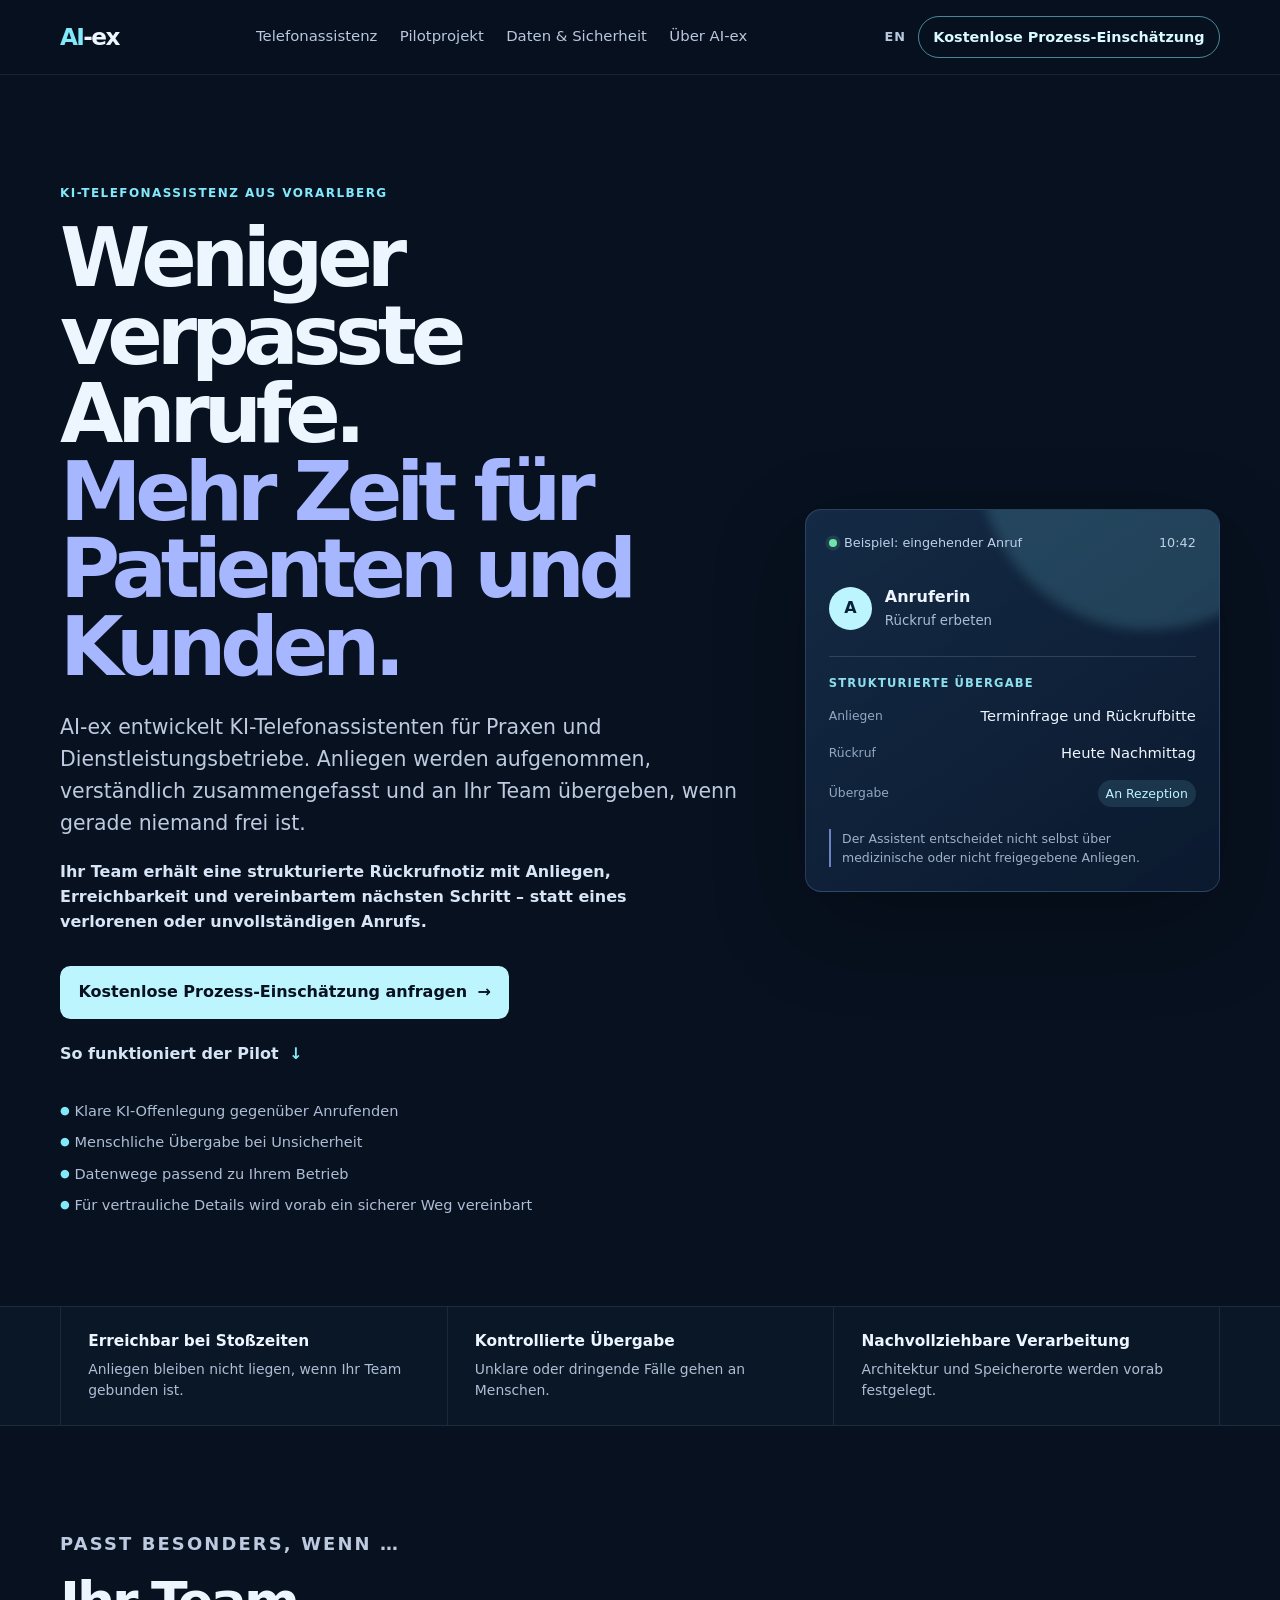
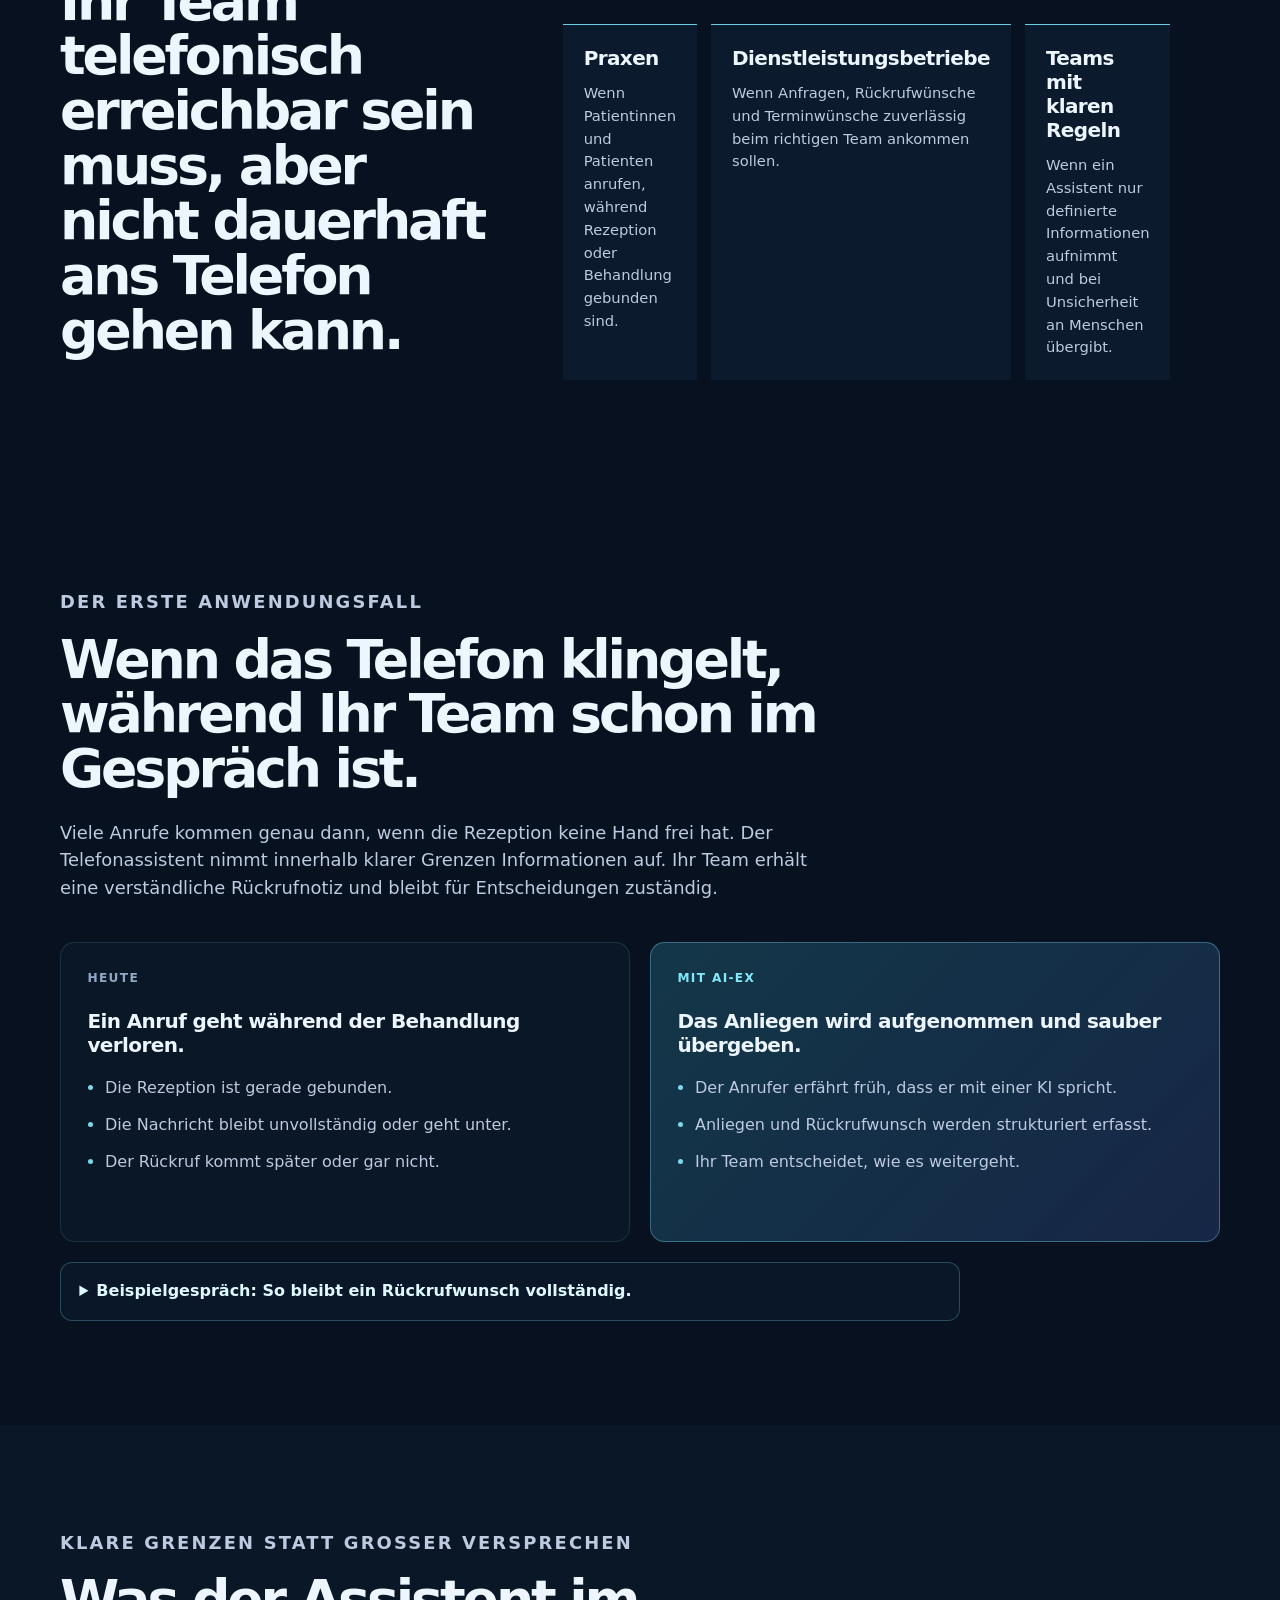
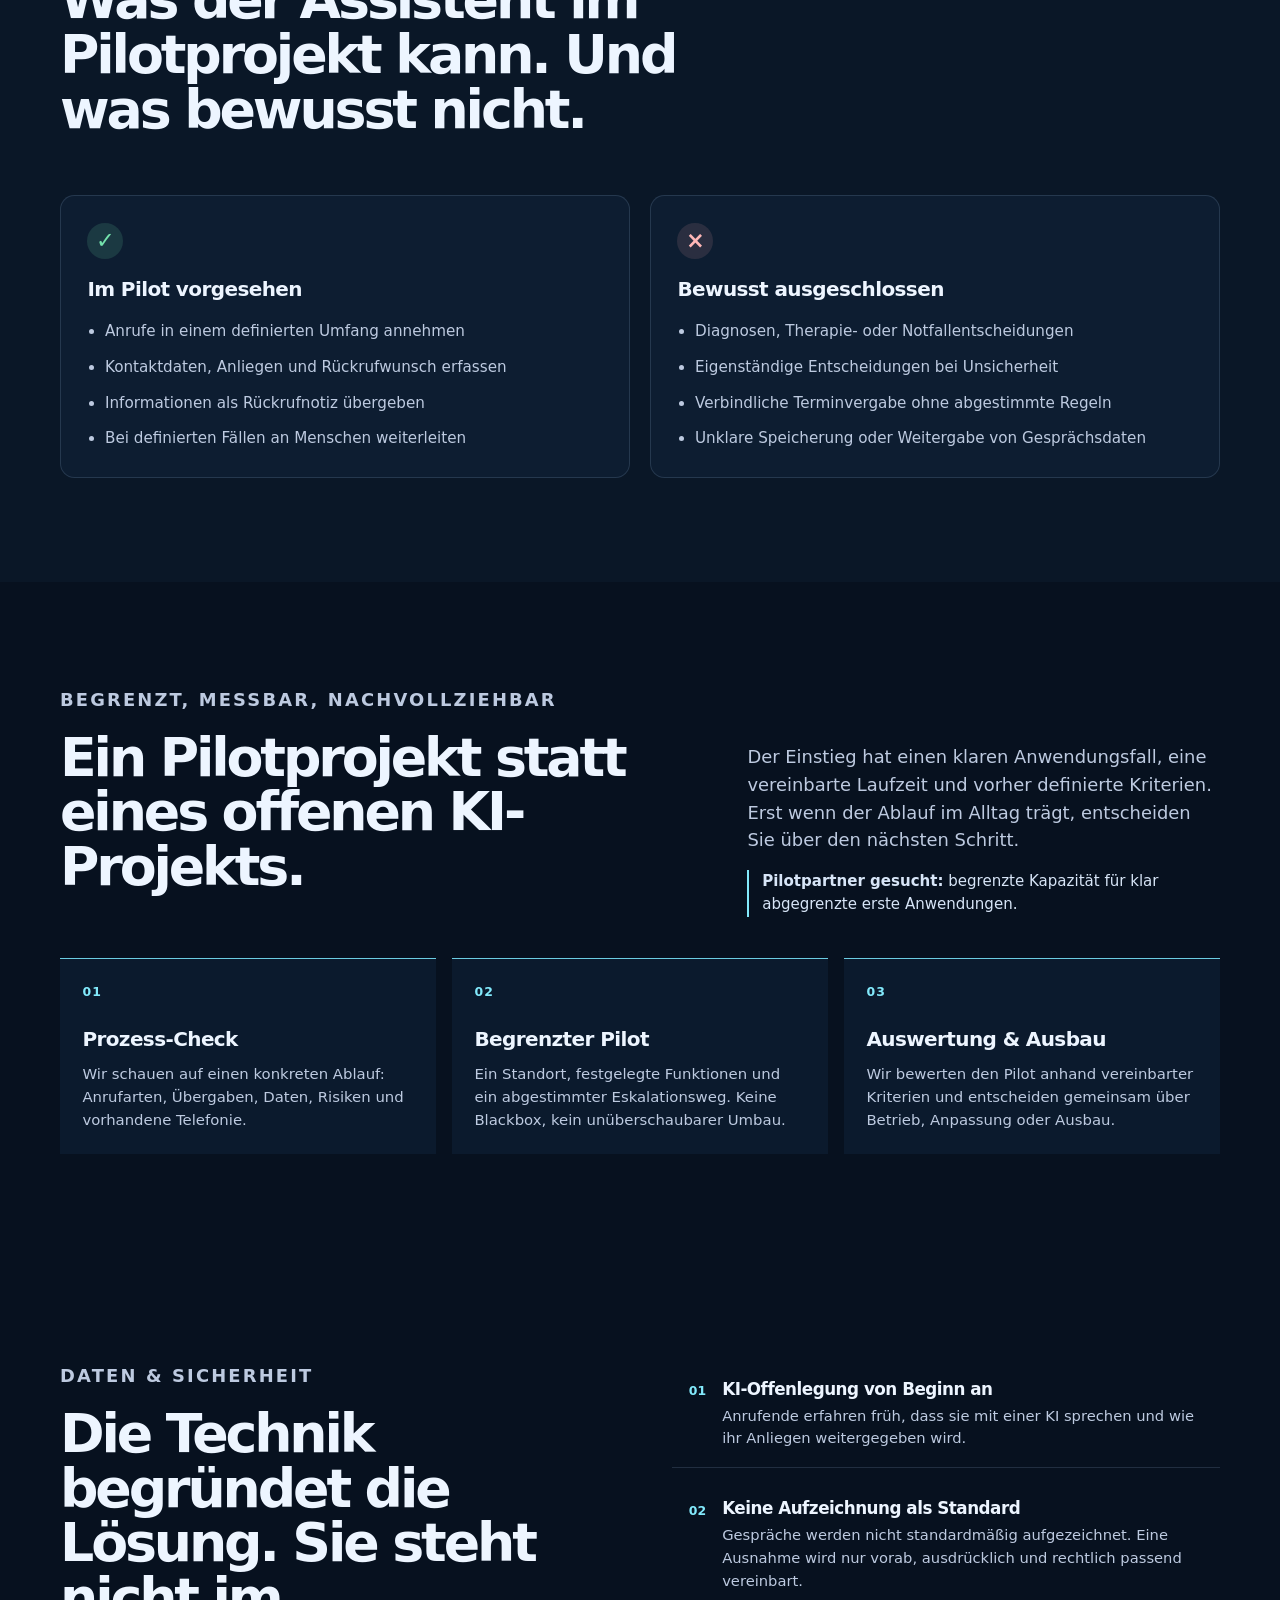
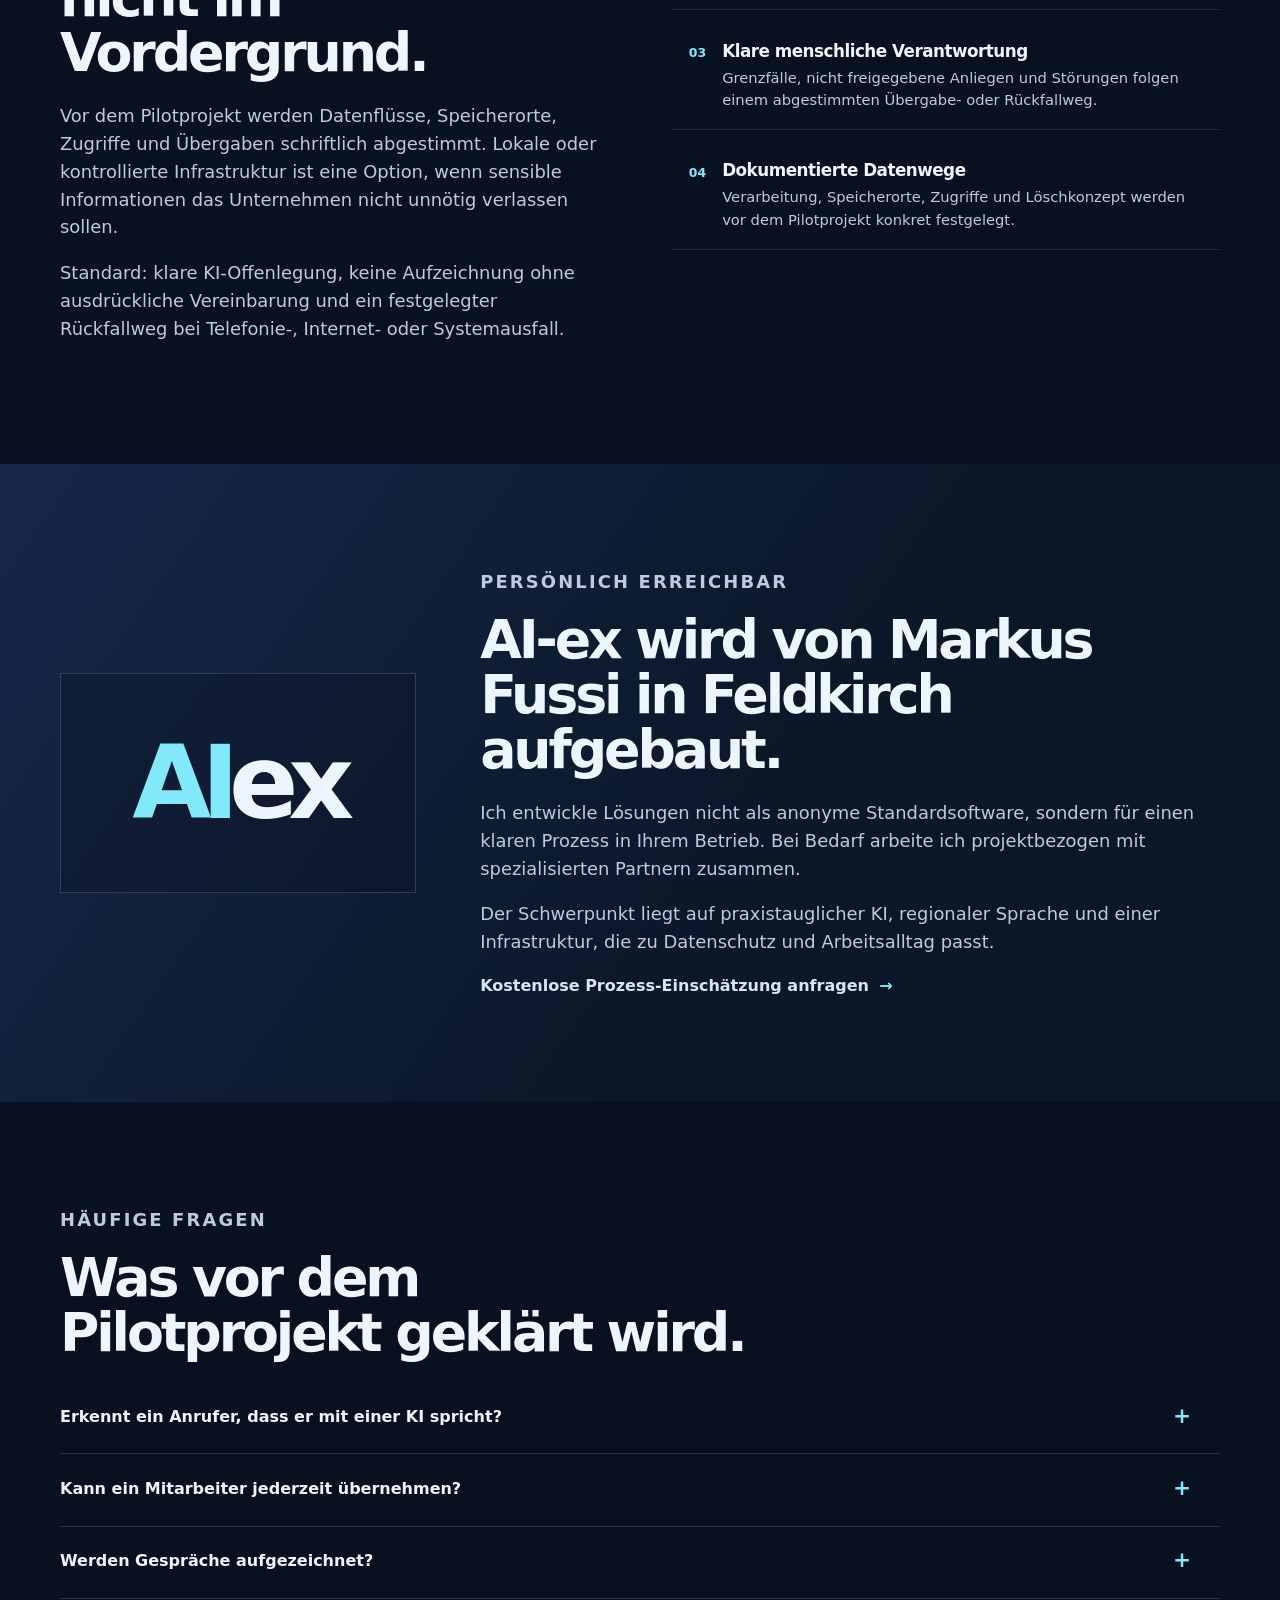
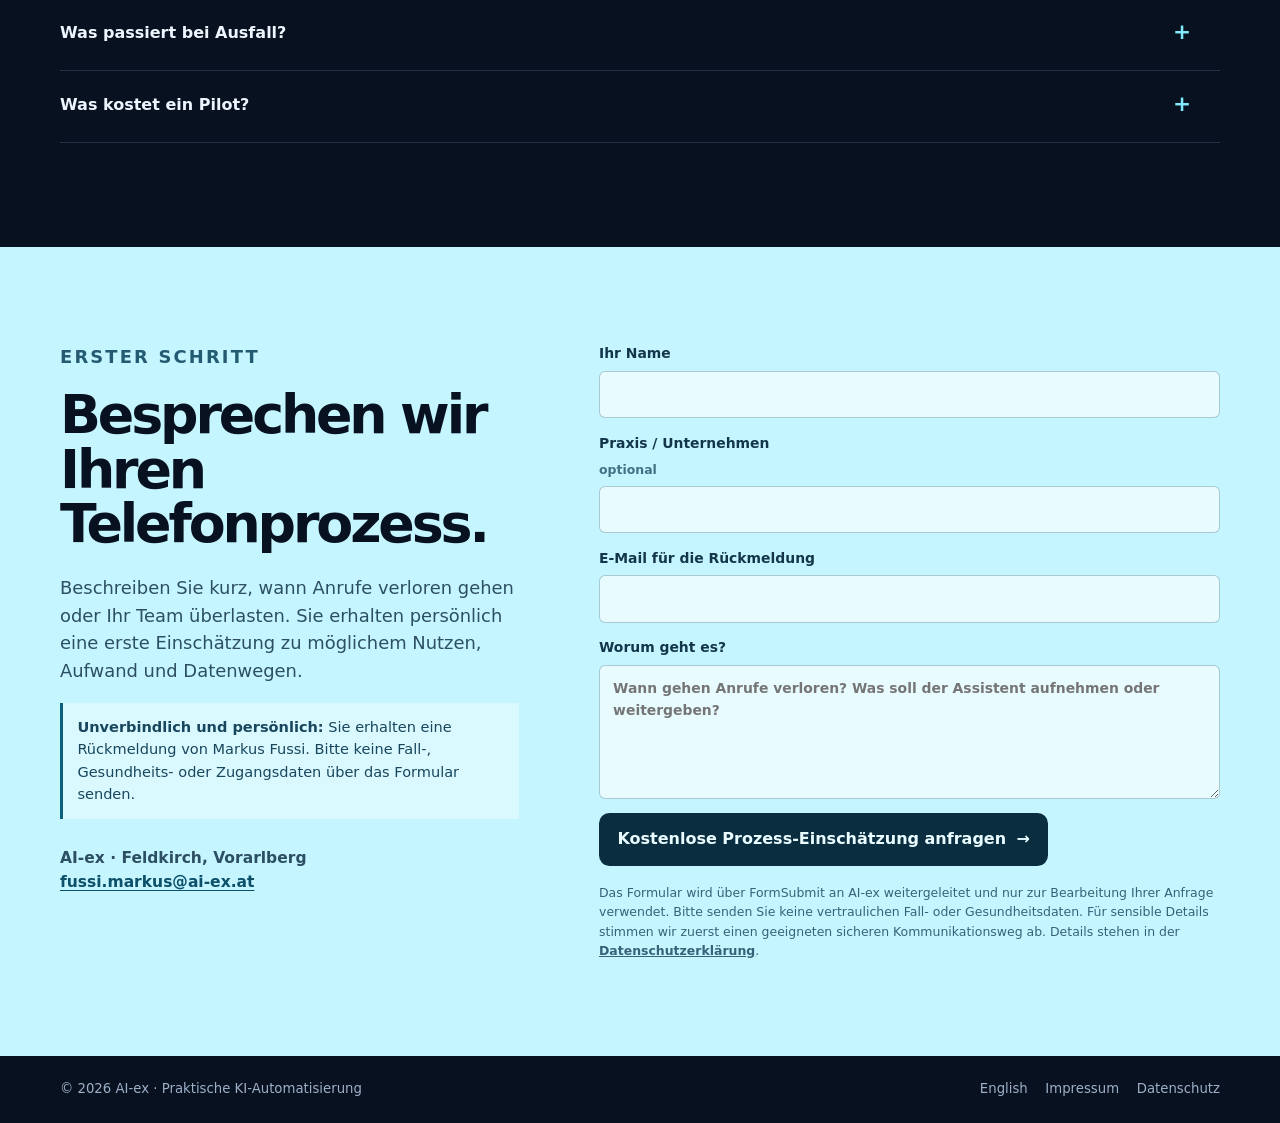
<file: index.html>
<!doctype html>
<html lang="de-AT">
  <head>
    <meta charset="UTF-8" />
    <meta name="viewport" content="width=device-width, initial-scale=1.0" />
    <meta name="theme-color" content="#07111f" />
    <link rel="icon" href="/favicon.svg" type="image/svg+xml" />
    <title>AI-ex | KI-Telefonassistenz für Praxen und Dienstleistungsbetriebe</title>
    <meta name="description" content="AI-ex entwickelt KI-Telefonassistenz für Praxen und Dienstleistungsbetriebe: weniger verpasste Anrufe, strukturierte Rückrufnotizen und klare Übergaben an Ihr Team." />
    <link rel="canonical" href="https://www.ai-ex.at/" />
    <link rel="alternate" hreflang="de-AT" href="https://www.ai-ex.at/" />
    <link rel="alternate" hreflang="en" href="https://www.ai-ex.at/en/" />
    <link rel="alternate" hreflang="x-default" href="https://www.ai-ex.at/" />
    <meta property="og:type" content="website" />
    <meta property="og:locale" content="de_AT" />
    <meta property="og:title" content="AI-ex | KI-Telefonassistenz für Praxen und Dienstleistungsbetriebe" />
    <meta property="og:description" content="Weniger verpasste Anrufe. Strukturierte Rückrufnotizen. Klare Übergabe an Ihr Team." />
    <meta property="og:url" content="https://www.ai-ex.at/" />
    <meta property="og:site_name" content="AI-ex" />
    <meta property="og:image" content="https://www.ai-ex.at/og-image.png" />
    <meta property="og:image:type" content="image/png" />
    <meta property="og:image:width" content="1200" />
    <meta property="og:image:height" content="630" />
    <meta property="og:image:alt" content="AI-ex – KI-Telefonassistenz mit persönlicher Betreuung aus Vorarlberg" />
    <meta name="twitter:card" content="summary_large_image" />
    <meta name="twitter:image" content="https://www.ai-ex.at/og-image.png" />
    <link rel="stylesheet" href="/site.css" />
    <script type="application/ld+json">
      {
        "@context": "https://schema.org",
        "@type": "ProfessionalService",
        "name": "AI-ex",
        "url": "https://www.ai-ex.at/",
        "description": "KI-Telefonassistenz und lokale KI-Automatisierung für Praxen und Dienstleistungsbetriebe.",
        "founder": { "@type": "Person", "name": "Markus Fussi" },
        "areaServed": ["AT", "DE", "CH", "LI"],
        "address": {
          "@type": "PostalAddress",
          "addressLocality": "Feldkirch",
          "addressRegion": "Vorarlberg",
          "addressCountry": "AT"
        }
      }
    </script>
  </head>
  <body>
    <a class="skip-link" href="#kontakt">Direkt zum Kontakt</a>

    <header class="site-header">
      <div class="container nav">
        <a class="brand" href="#start" aria-label="AI-ex Startseite"><span>AI</span>-ex</a>
        <nav aria-label="Hauptnavigation">
          <a href="#telefonassistenz">Telefonassistenz</a>
          <a href="#pilot">Pilotprojekt</a>
          <a href="#daten">Daten &amp; Sicherheit</a>
          <a href="#ueber-uns">Über AI-ex</a>
        </nav>
        <details class="mobile-menu"><summary>Menü</summary><div><a href="#telefonassistenz">Telefonassistenz</a><a href="#pilot">Pilotprojekt</a><a href="#daten">Daten &amp; Sicherheit</a><a href="#ueber-uns">Über AI-ex</a><a href="#kontakt">Kostenlose Prozess-Einschätzung</a></div></details>
        <div class="nav-actions"><a class="language-link" href="/en/" lang="en">EN</a><a class="nav-cta" href="#kontakt">Kostenlose Prozess-Einschätzung</a></div>
      </div>
    </header>

    <main id="start">
      <section class="hero container" aria-labelledby="hero-title">
        <div class="hero-copy">
          <p class="eyebrow">KI-Telefonassistenz aus Vorarlberg</p>
          <h1 id="hero-title">Weniger verpasste Anrufe.<br /><em>Mehr Zeit für Patienten und Kunden.</em></h1>
          <p class="lead">AI-ex entwickelt KI-Telefonassistenten für Praxen und Dienstleistungsbetriebe. Anliegen werden aufgenommen, verständlich zusammengefasst und an Ihr Team übergeben, wenn gerade niemand frei ist.</p>
          <p class="hero-result">Ihr Team erhält eine strukturierte Rückrufnotiz mit Anliegen, Erreichbarkeit und vereinbartem nächsten Schritt – statt eines verlorenen oder unvollständigen Anrufs.</p>
          <div class="hero-actions">
            <a class="button button-primary" href="#kontakt">Kostenlose Prozess-Einschätzung anfragen <span aria-hidden="true">→</span></a>
            <a class="text-link" href="#telefonassistenz">So funktioniert der Pilot <span aria-hidden="true">↓</span></a>
          </div>
          <ul class="hero-notes" aria-label="Wichtige Eigenschaften">
            <li><span aria-hidden="true">●</span> Klare KI-Offenlegung gegenüber Anrufenden</li>
            <li><span aria-hidden="true">●</span> Menschliche Übergabe bei Unsicherheit</li>
            <li><span aria-hidden="true">●</span> Datenwege passend zu Ihrem Betrieb</li>
            <li><span aria-hidden="true">●</span> Für vertrauliche Details wird vorab ein sicherer Weg vereinbart</li>
          </ul>
        </div>

        <aside class="call-card" aria-label="Beispiel einer strukturierten Rückrufnotiz">
          <div class="call-card-top">
            <span class="status"><i></i> Beispiel: eingehender Anruf</span>
            <span class="time">10:42</span>
          </div>
          <div class="call-person">
            <div class="avatar" aria-hidden="true">A</div>
            <div><strong>Anruferin</strong><small>Rückruf erbeten</small></div>
          </div>
          <div class="call-line"></div>
          <p class="call-label">Strukturierte Übergabe</p>
          <dl class="call-summary">
            <div><dt>Anliegen</dt><dd>Terminfrage und Rückrufbitte</dd></div>
            <div><dt>Rückruf</dt><dd>Heute Nachmittag</dd></div>
            <div><dt>Übergabe</dt><dd><span class="tag">An Rezeption</span></dd></div>
          </dl>
          <p class="call-note">Der Assistent entscheidet nicht selbst über medizinische oder nicht freigegebene Anliegen.</p>
        </aside>
      </section>

      <section class="trust-strip" aria-label="AI-ex in Kürze">
        <div class="container trust-grid">
          <div><strong>Erreichbar bei Stoßzeiten</strong><span>Anliegen bleiben nicht liegen, wenn Ihr Team gebunden ist.</span></div>
          <div><strong>Kontrollierte Übergabe</strong><span>Unklare oder dringende Fälle gehen an Menschen.</span></div>
          <div><strong>Nachvollziehbare Verarbeitung</strong><span>Architektur und Speicherorte werden vorab festgelegt.</span></div>
        </div>
      </section>

      <section class="section container fit-section" aria-labelledby="fit-title">
        <div class="section-intro compact">
          <p class="eyebrow">Passt besonders, wenn …</p>
          <h2 id="fit-title">Ihr Team telefonisch erreichbar sein muss, aber nicht dauerhaft ans Telefon gehen kann.</h2>
        </div>
        <div class="fit-grid">
          <article>
            <h3>Praxen</h3>
            <p>Wenn Patientinnen und Patienten anrufen, während Rezeption oder Behandlung gebunden sind.</p>
          </article>
          <article>
            <h3>Dienstleistungsbetriebe</h3>
            <p>Wenn Anfragen, Rückrufwünsche und Terminwünsche zuverlässig beim richtigen Team ankommen sollen.</p>
          </article>
          <article>
            <h3>Teams mit klaren Regeln</h3>
            <p>Wenn ein Assistent nur definierte Informationen aufnimmt und bei Unsicherheit an Menschen übergibt.</p>
          </article>
        </div>
      </section>

      <section id="telefonassistenz" class="section container" aria-labelledby="assistant-title">
        <div class="section-intro">
          <p class="eyebrow">Der erste Anwendungsfall</p>
          <h2 id="assistant-title">Wenn das Telefon klingelt, während Ihr Team schon im Gespräch ist.</h2>
          <p>Viele Anrufe kommen genau dann, wenn die Rezeption keine Hand frei hat. Der Telefonassistent nimmt innerhalb klarer Grenzen Informationen auf. Ihr Team erhält eine verständliche Rückrufnotiz und bleibt für Entscheidungen zuständig.</p>
        </div>
        <div class="before-after">
          <article class="comparison-card today">
            <p class="card-label">Heute</p>
            <h3>Ein Anruf geht während der Behandlung verloren.</h3>
            <ul>
              <li>Die Rezeption ist gerade gebunden.</li>
              <li>Die Nachricht bleibt unvollständig oder geht unter.</li>
              <li>Der Rückruf kommt später oder gar nicht.</li>
            </ul>
          </article>
          <article class="comparison-card future">
            <p class="card-label">Mit AI-ex</p>
            <h3>Das Anliegen wird aufgenommen und sauber übergeben.</h3>
            <ul>
              <li>Der Anrufer erfährt früh, dass er mit einer KI spricht.</li>
              <li>Anliegen und Rückrufwunsch werden strukturiert erfasst.</li>
              <li>Ihr Team entscheidet, wie es weitergeht.</li>
            </ul>
          </article>
        </div>
        <details class="call-example"><summary>Beispielgespräch: So bleibt ein Rückrufwunsch vollständig.</summary><p><strong>Assistent:</strong> „Guten Tag, Sie sprechen mit der KI-Telefonassistenz der Praxis. Ich nehme Ihren Rückrufwunsch auf und gebe ihn an das Team weiter.“</p><p><strong>Anruferin:</strong> „Ich hätte eine Frage zu einem Termin und wäre heute Nachmittag erreichbar.“</p><p><strong>Assistent:</strong> „Ich halte fest: Terminfrage, Rückruf heute Nachmittag. Unser Team meldet sich bei Ihnen. Bei dringenden medizinischen Anliegen nutzen Sie bitte den vereinbarten Notfallweg.“</p></details>
      </section>

      <section class="section section-tint">
        <div class="container capabilities">
          <div class="section-intro compact">
            <p class="eyebrow">Klare Grenzen statt großer Versprechen</p>
            <h2>Was der Assistent im Pilotprojekt kann. Und was bewusst nicht.</h2>
          </div>
          <div class="capability-grid">
            <article class="capability yes">
              <span class="icon" aria-hidden="true">✓</span>
              <h3>Im Pilot vorgesehen</h3>
              <ul>
                <li>Anrufe in einem definierten Umfang annehmen</li>
                <li>Kontaktdaten, Anliegen und Rückrufwunsch erfassen</li>
                <li>Informationen als Rückrufnotiz übergeben</li>
                <li>Bei definierten Fällen an Menschen weiterleiten</li>
              </ul>
            </article>
            <article class="capability no">
              <span class="icon" aria-hidden="true">×</span>
              <h3>Bewusst ausgeschlossen</h3>
              <ul>
                <li>Diagnosen, Therapie- oder Notfallentscheidungen</li>
                <li>Eigenständige Entscheidungen bei Unsicherheit</li>
                <li>Verbindliche Terminvergabe ohne abgestimmte Regeln</li>
                <li>Unklare Speicherung oder Weitergabe von Gesprächsdaten</li>
              </ul>
            </article>
          </div>
        </div>
      </section>

      <section id="pilot" class="section container" aria-labelledby="pilot-title">
        <div class="pilot-header">
          <div class="section-intro compact">
            <p class="eyebrow">Begrenzt, messbar, nachvollziehbar</p>
            <h2 id="pilot-title">Ein Pilotprojekt statt eines offenen KI-Projekts.</h2>
          </div>
          <div><p>Der Einstieg hat einen klaren Anwendungsfall, eine vereinbarte Laufzeit und vorher definierte Kriterien. Erst wenn der Ablauf im Alltag trägt, entscheiden Sie über den nächsten Schritt.</p><p class="pilot-capacity"><strong>Pilotpartner gesucht:</strong> begrenzte Kapazität für klar abgegrenzte erste Anwendungen.</p></div>
        </div>
        <ol class="steps">
          <li><span>01</span><div><h3>Prozess-Check</h3><p>Wir schauen auf einen konkreten Ablauf: Anrufarten, Übergaben, Daten, Risiken und vorhandene Telefonie.</p></div></li>
          <li><span>02</span><div><h3>Begrenzter Pilot</h3><p>Ein Standort, festgelegte Funktionen und ein abgestimmter Eskalationsweg. Keine Blackbox, kein unüberschaubarer Umbau.</p></div></li>
          <li><span>03</span><div><h3>Auswertung &amp; Ausbau</h3><p>Wir bewerten den Pilot anhand vereinbarter Kriterien und entscheiden gemeinsam über Betrieb, Anpassung oder Ausbau.</p></div></li>
        </ol>
      </section>

      <section id="daten" class="section container data-section" aria-labelledby="data-title">
        <div class="data-copy">
          <p class="eyebrow">Daten &amp; Sicherheit</p>
          <h2 id="data-title">Die Technik begründet die Lösung. Sie steht nicht im Vordergrund.</h2>
          <p>Vor dem Pilotprojekt werden Datenflüsse, Speicherorte, Zugriffe und Übergaben schriftlich abgestimmt. Lokale oder kontrollierte Infrastruktur ist eine Option, wenn sensible Informationen das Unternehmen nicht unnötig verlassen sollen.</p>
          <p>Standard: klare KI-Offenlegung, keine Aufzeichnung ohne ausdrückliche Vereinbarung und ein festgelegter Rückfallweg bei Telefonie-, Internet- oder Systemausfall.</p>
        </div>
        <div class="data-list">
          <article><span aria-hidden="true">01</span><div><h3>KI-Offenlegung von Beginn an</h3><p>Anrufende erfahren früh, dass sie mit einer KI sprechen und wie ihr Anliegen weitergegeben wird.</p></div></article>
          <article><span aria-hidden="true">02</span><div><h3>Keine Aufzeichnung als Standard</h3><p>Gespräche werden nicht standardmäßig aufgezeichnet. Eine Ausnahme wird nur vorab, ausdrücklich und rechtlich passend vereinbart.</p></div></article>
          <article><span aria-hidden="true">03</span><div><h3>Klare menschliche Verantwortung</h3><p>Grenzfälle, nicht freigegebene Anliegen und Störungen folgen einem abgestimmten Übergabe- oder Rückfallweg.</p></div></article>
          <article><span aria-hidden="true">04</span><div><h3>Dokumentierte Datenwege</h3><p>Verarbeitung, Speicherorte, Zugriffe und Löschkonzept werden vor dem Pilotprojekt konkret festgelegt.</p></div></article>
        </div>
      </section>

      <section id="ueber-uns" class="section founder-section">
        <div class="container founder-grid">
          <div class="founder-mark" aria-hidden="true"><span>AI</span><b>ex</b></div>
          <div>
            <p class="eyebrow">Persönlich erreichbar</p>
            <h2>AI-ex wird von Markus Fussi in Feldkirch aufgebaut.</h2>
            <p>Ich entwickle Lösungen nicht als anonyme Standardsoftware, sondern für einen klaren Prozess in Ihrem Betrieb. Bei Bedarf arbeite ich projektbezogen mit spezialisierten Partnern zusammen.</p>
            <p>Der Schwerpunkt liegt auf praxistauglicher KI, regionaler Sprache und einer Infrastruktur, die zu Datenschutz und Arbeitsalltag passt.</p>
            <a class="text-link" href="#kontakt">Kostenlose Prozess-Einschätzung anfragen <span aria-hidden="true">→</span></a>
          </div>
        </div>
      </section>

      <section class="section container faq-section" aria-labelledby="faq-title">
        <div class="section-intro compact"><p class="eyebrow">Häufige Fragen</p><h2 id="faq-title">Was vor dem Pilotprojekt geklärt wird.</h2></div>
        <div class="faq-list">
          <details><summary>Erkennt ein Anrufer, dass er mit einer KI spricht?</summary><p>Ja. Die transparente KI-Offenlegung ist Teil des Gesprächseinstiegs und wird im Pilot konkret abgestimmt.</p></details>
          <details><summary>Kann ein Mitarbeiter jederzeit übernehmen?</summary><p>Die Übergabewege werden vor dem Pilot festgelegt. Ziel ist, dass Ihr Team bei definierten Fällen und Unsicherheit die Kontrolle behält.</p></details>
          <details><summary>Werden Gespräche aufgezeichnet?</summary><p>Das ist keine Standardannahme. Ob und wie Gesprächsdaten verarbeitet oder gespeichert werden, wird für den konkreten Ablauf festgelegt.</p></details>
          <details><summary>Was passiert bei Ausfall?</summary><p>Für Telefonie, Internet und Systemausfälle wird ein nachvollziehbarer Rückfallweg vereinbart, bevor der Pilot startet.</p></details>
          <details><summary>Was kostet ein Pilot?</summary><p>Der Umfang hängt von Telefonie, Schnittstellen und gewünschtem Funktionsbereich ab. Nach dem Prozess-Check erhalten Sie einen klar abgegrenzten Vorschlag.</p></details>
        </div>
      </section>

      <section id="kontakt" class="contact-section">
        <div class="container contact-grid">
          <div>
            <p class="eyebrow">Erster Schritt</p>
            <h2>Besprechen wir Ihren Telefonprozess.</h2>
            <p>Beschreiben Sie kurz, wann Anrufe verloren gehen oder Ihr Team überlasten. Sie erhalten persönlich eine erste Einschätzung zu möglichem Nutzen, Aufwand und Datenwegen.</p>
            <p class="form-reassurance"><strong>Unverbindlich und persönlich:</strong> Sie erhalten eine Rückmeldung von Markus Fussi. Bitte keine Fall-, Gesundheits- oder Zugangsdaten über das Formular senden.</p>
            <p class="contact-detail">AI-ex · Feldkirch, Vorarlberg<br /><a href="mailto:fussi.markus@ai-ex.at">fussi.markus@ai-ex.at</a></p>
          </div>
          <form class="contact-form" action="https://formsubmit.co/fussi.markus@ai-ex.at" method="POST">
            <input type="hidden" name="_subject" value="Pilotanfrage über ai-ex.at" />
            <input type="hidden" name="_template" value="table" />
            <input type="hidden" name="_captcha" value="false" />
            <input type="hidden" name="_next" value="https://www.ai-ex.at/danke.html" />
            <input class="honey" type="text" name="_honey" tabindex="-1" autocomplete="off" aria-hidden="true" />
            <label>Ihr Name<input name="name" autocomplete="name" required /></label>
            <label>Praxis / Unternehmen <small>optional</small><input name="company" autocomplete="organization" /></label>
            <label>E-Mail für die Rückmeldung<input type="email" name="email" autocomplete="email" required /></label>
            <label>Worum geht es?<textarea name="message" rows="5" required placeholder="Wann gehen Anrufe verloren? Was soll der Assistent aufnehmen oder weitergeben?"></textarea></label>
            <button class="button button-primary" type="submit">Kostenlose Prozess-Einschätzung anfragen <span aria-hidden="true">→</span></button>
            <p class="form-note">Das Formular wird über FormSubmit an AI-ex weitergeleitet und nur zur Bearbeitung Ihrer Anfrage verwendet. Bitte senden Sie keine vertraulichen Fall- oder Gesundheitsdaten. Für sensible Details stimmen wir zuerst einen geeigneten sicheren Kommunikationsweg ab. Details stehen in der <a href="/datenschutz.html">Datenschutzerklärung</a>.</p>
          </form>
        </div>
      </section>
    </main>

    <footer class="site-footer">
      <div class="container"><span>© 2026 AI-ex · Praktische KI-Automatisierung</span><div><a href="/en/" lang="en">English</a><a href="/impressum.html">Impressum</a><a href="/datenschutz.html">Datenschutz</a></div></div>
    </footer>
  </body>
</html>
</file>
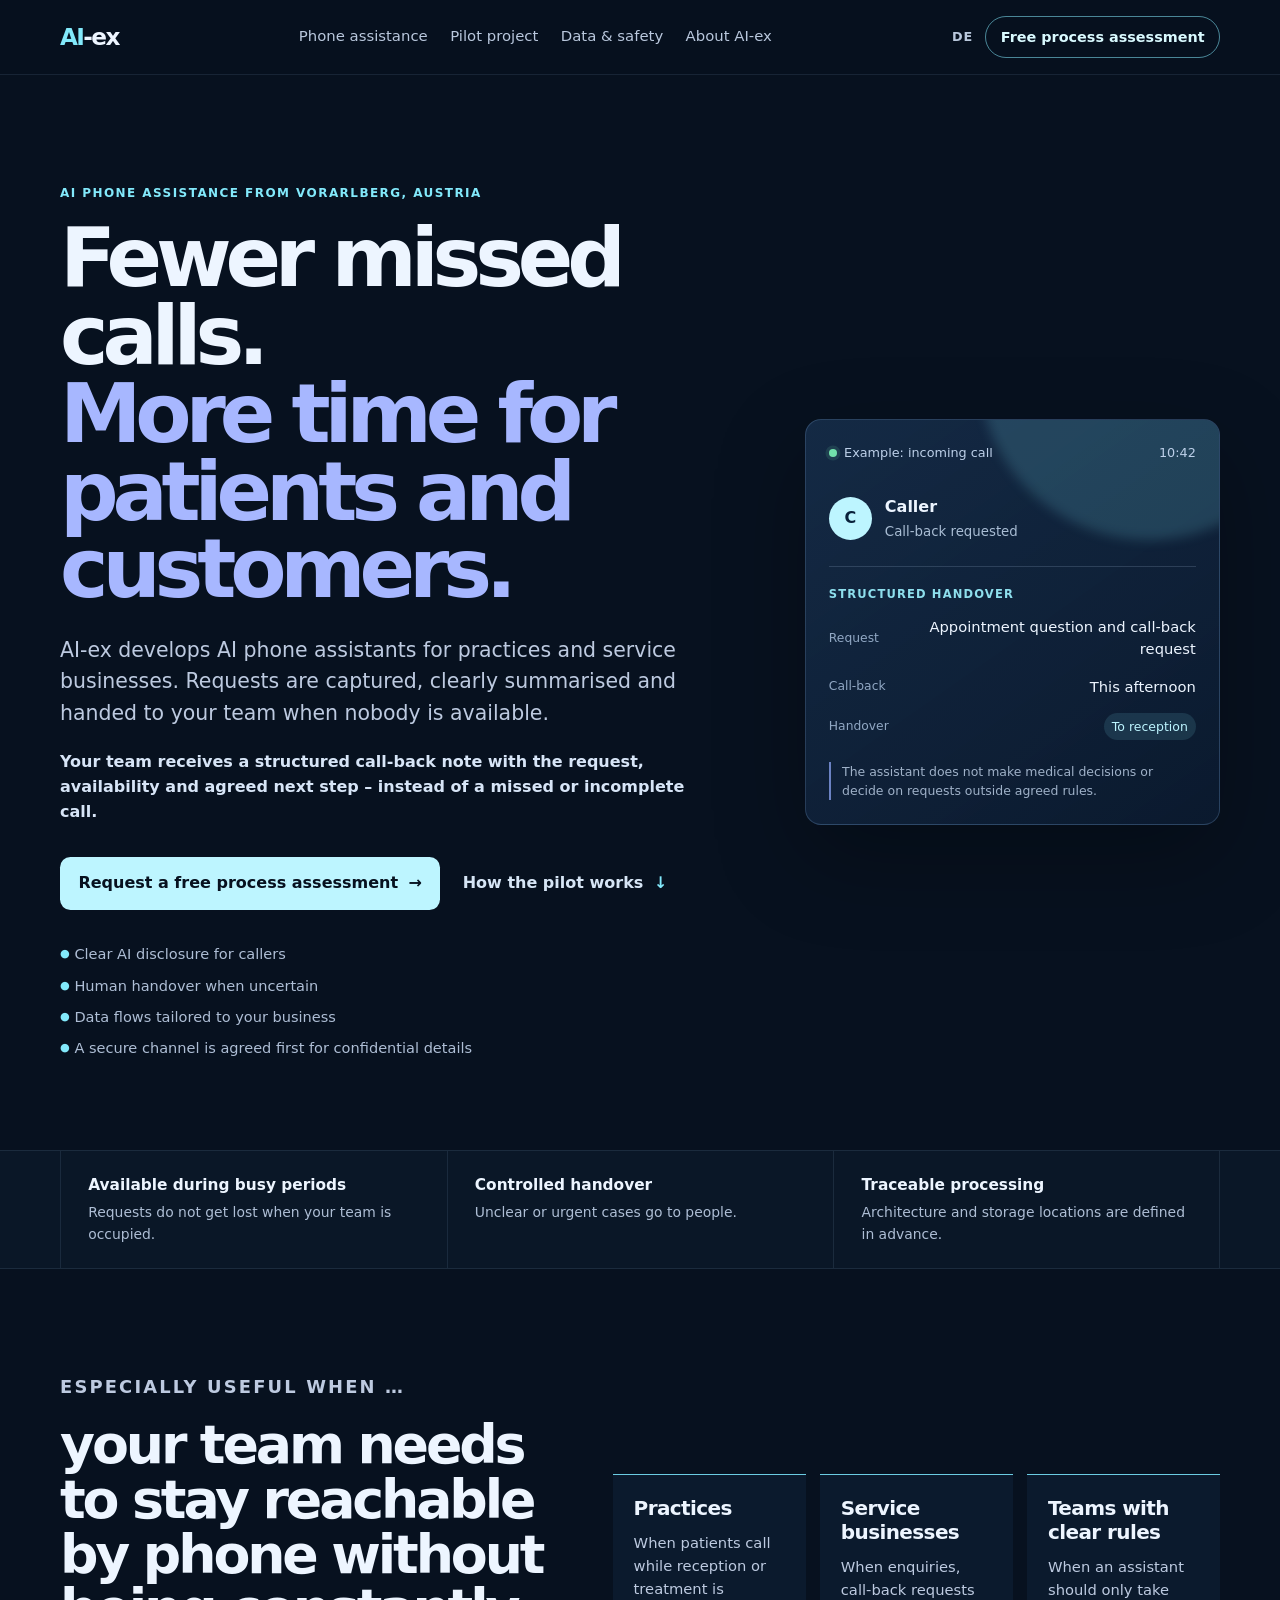
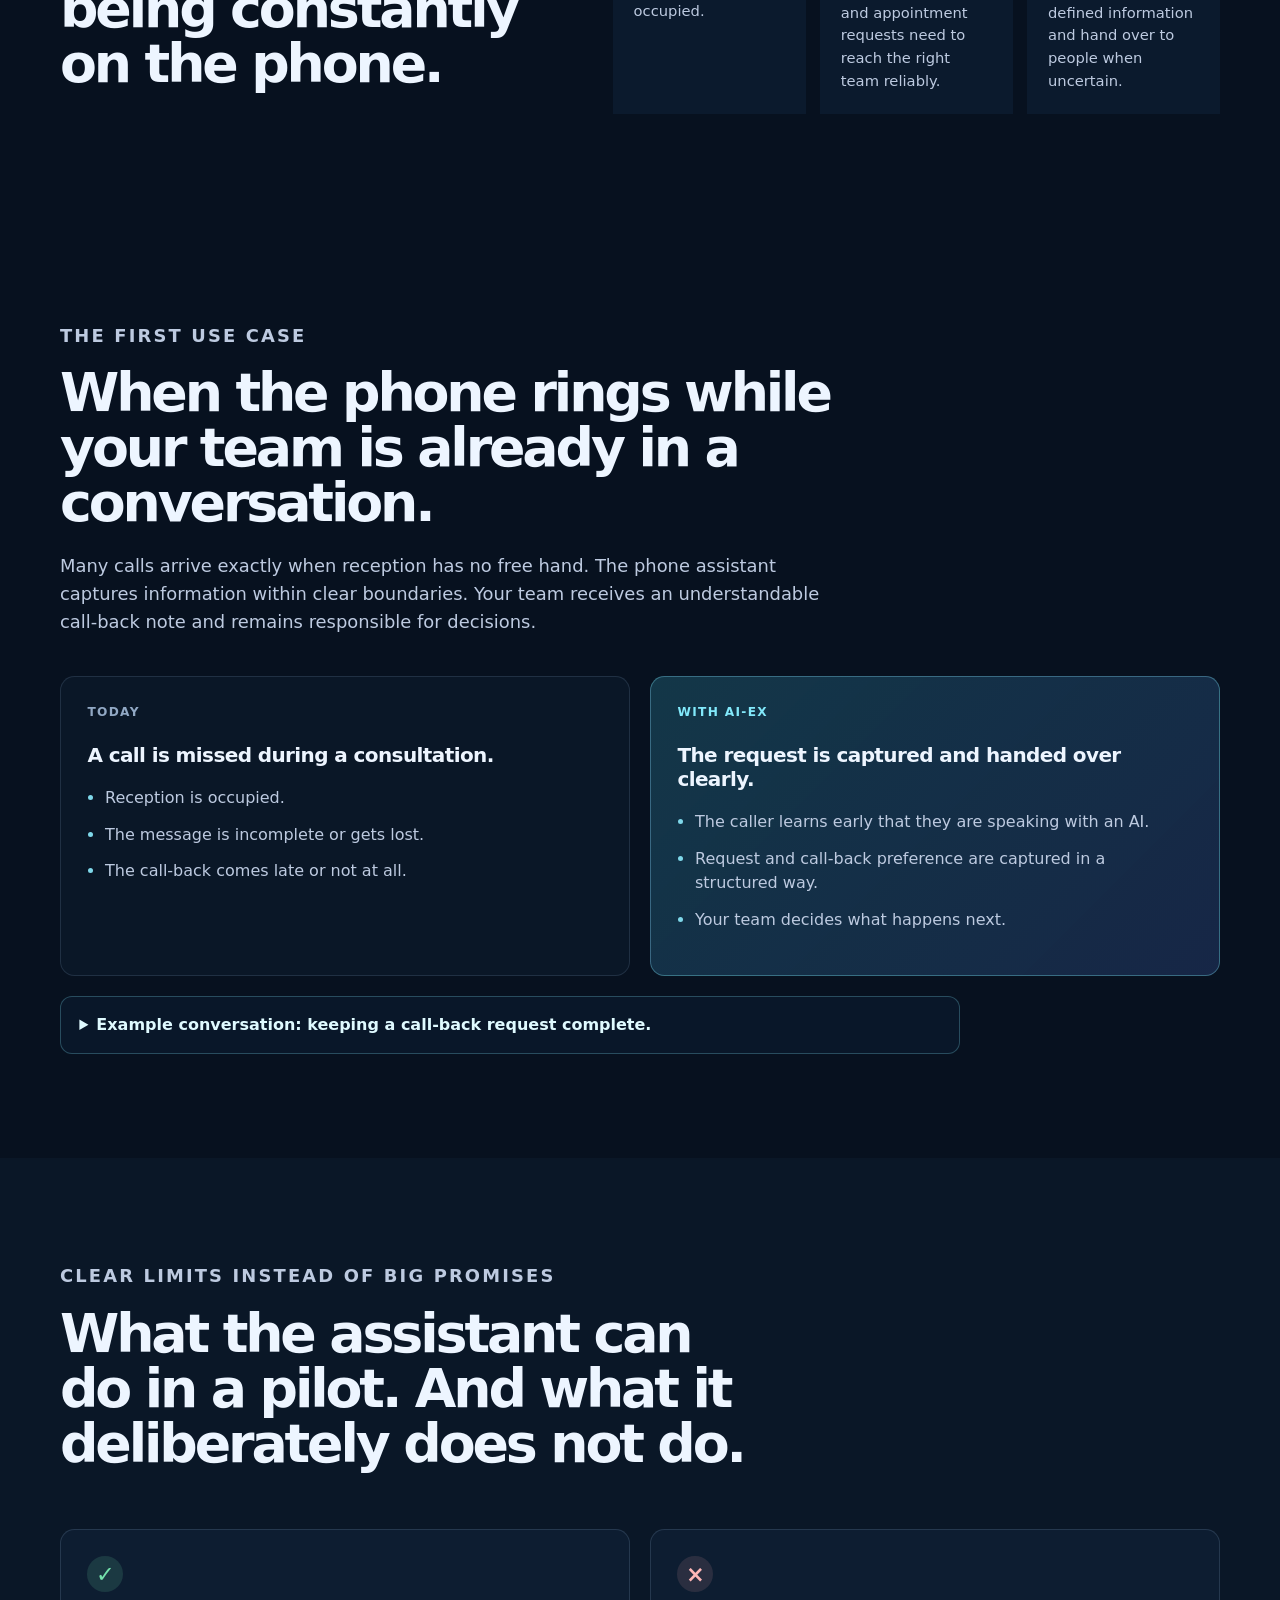
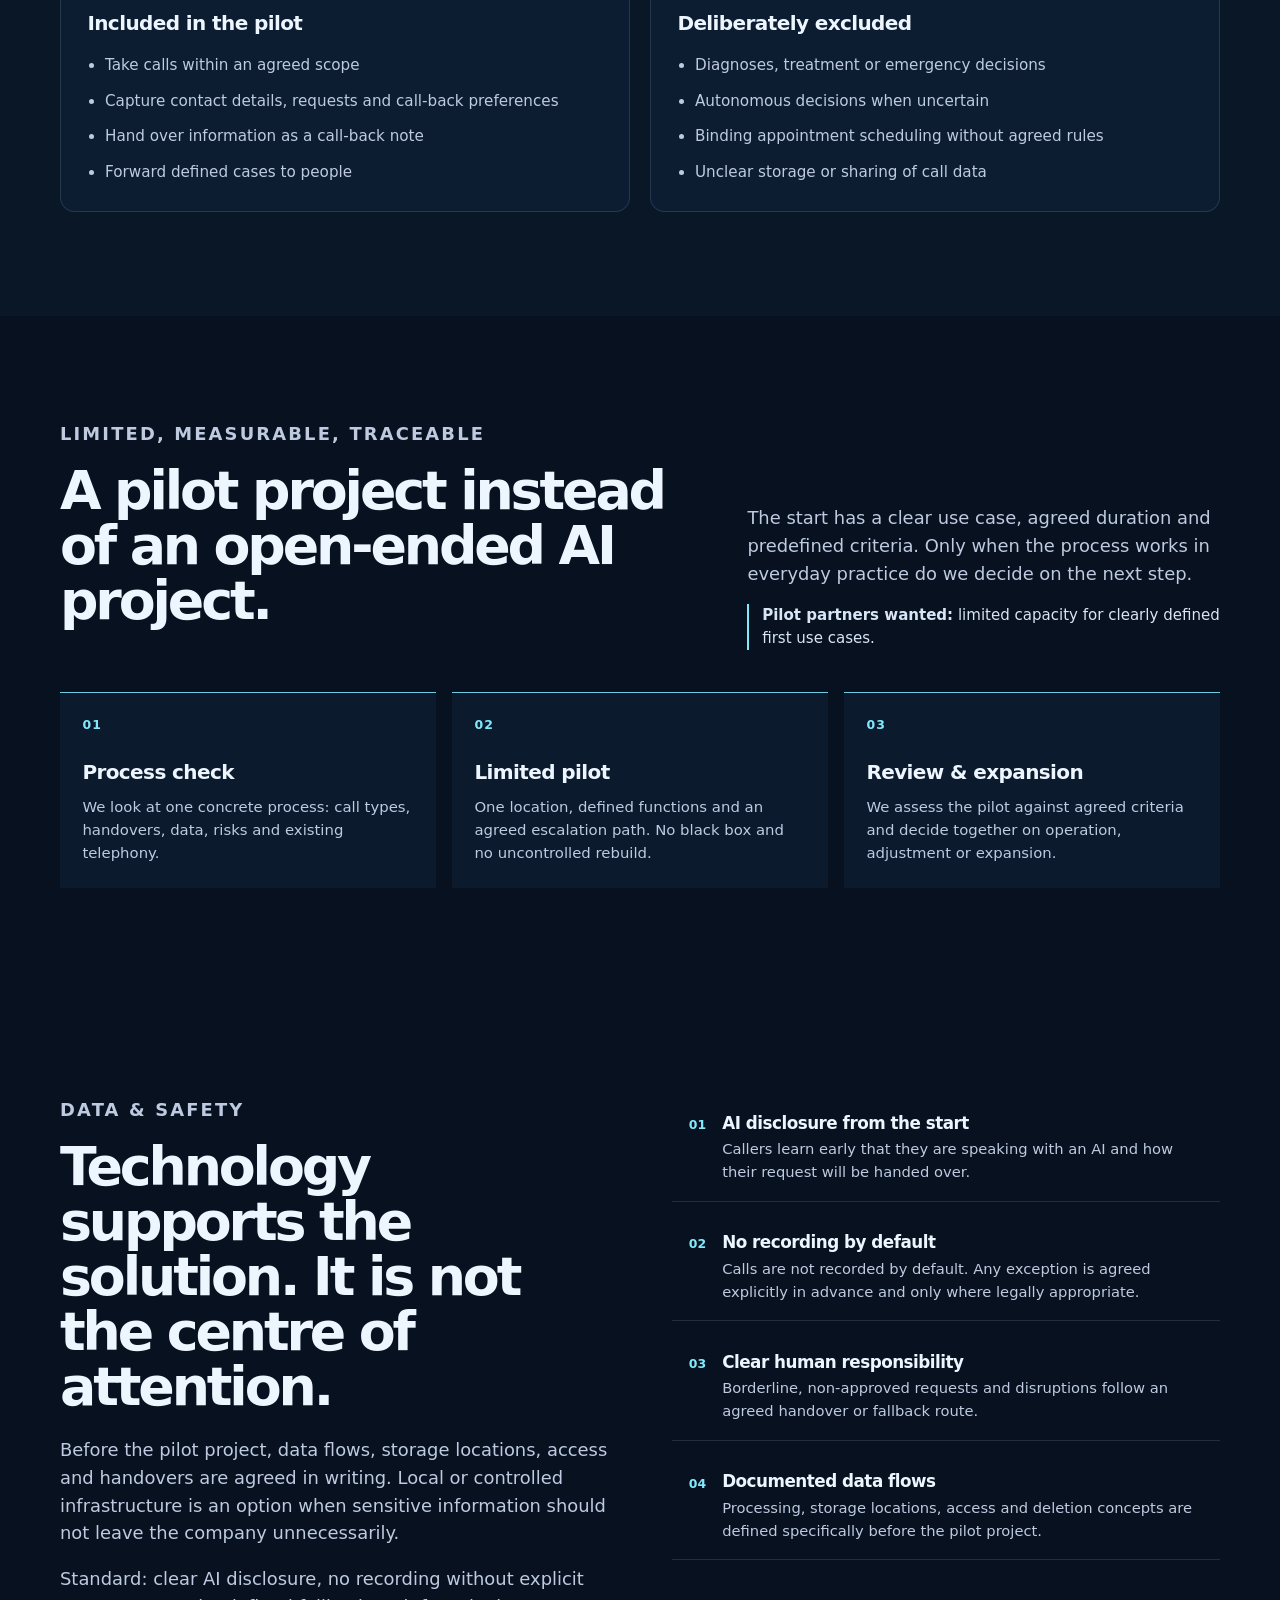
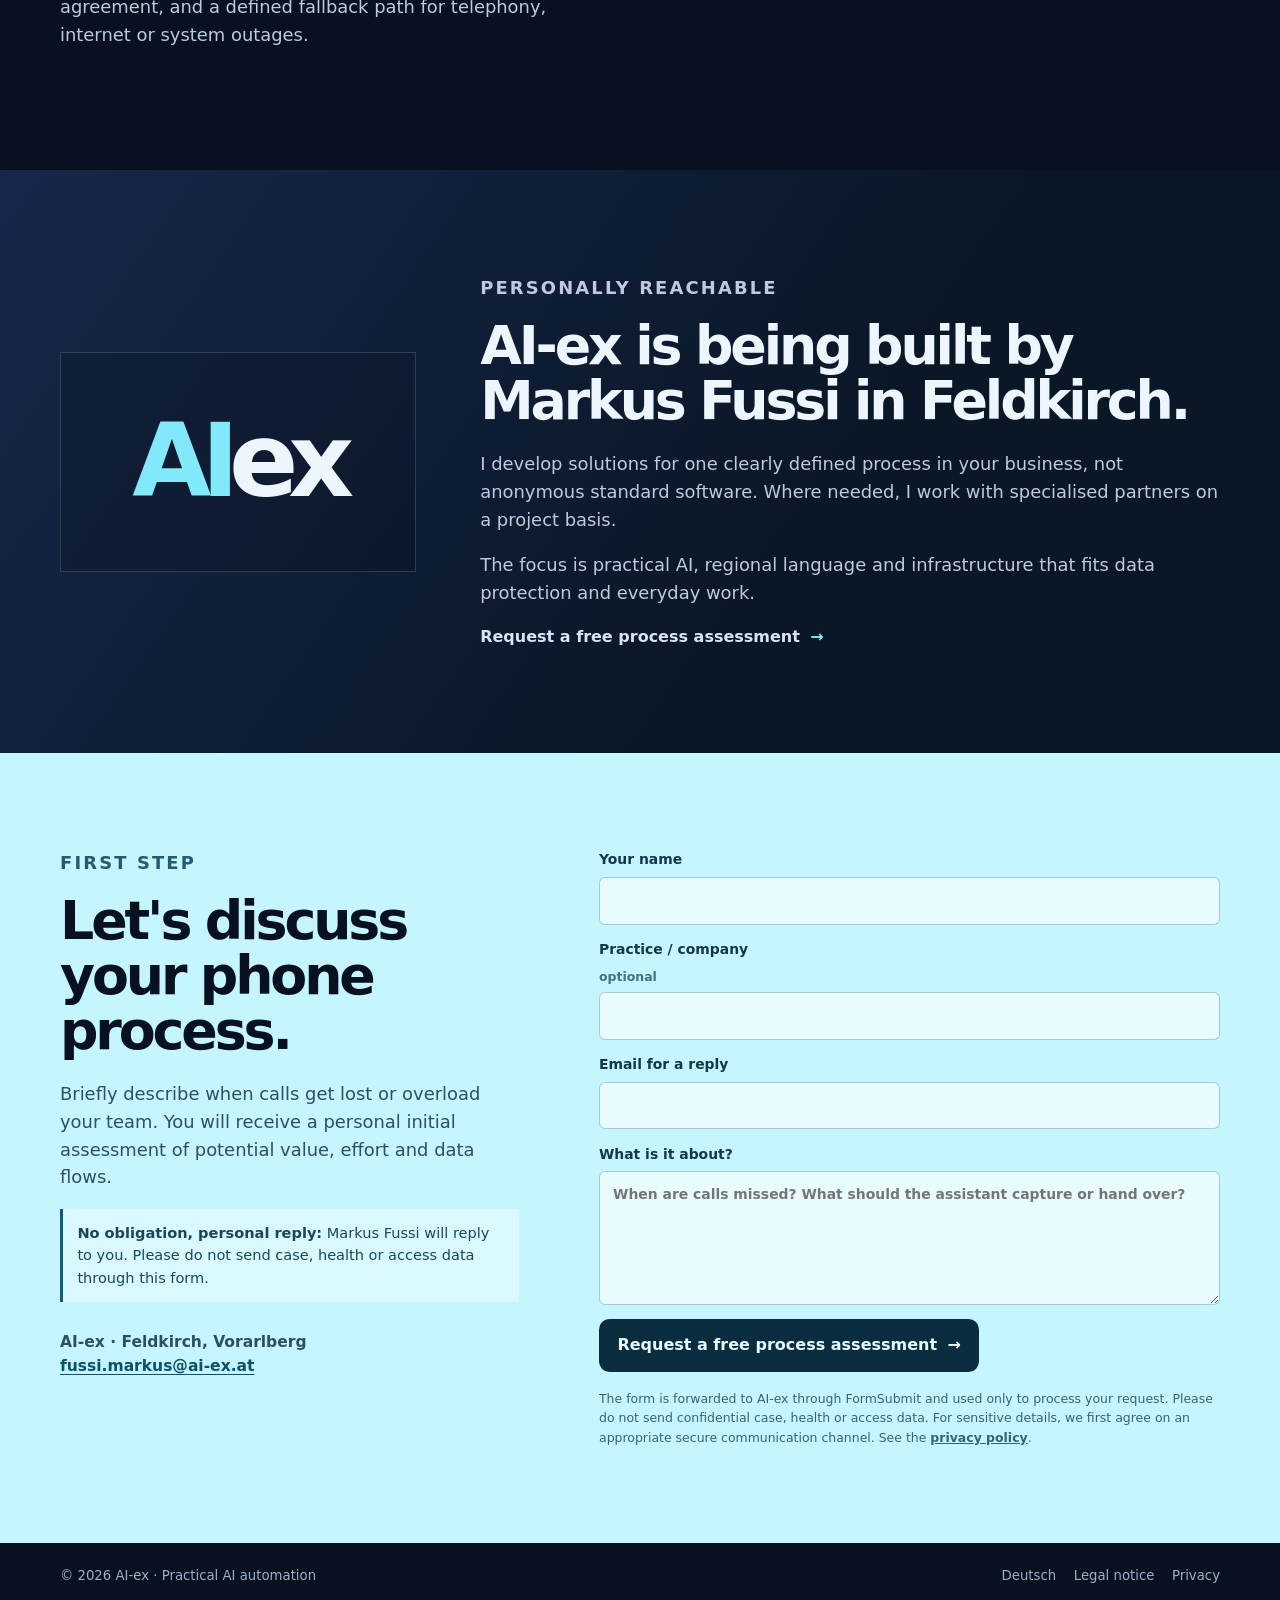
<file: en/index.html>
<!doctype html>
<html lang="en">
  <head>
    <meta charset="UTF-8" />
    <meta name="viewport" content="width=device-width, initial-scale=1.0" />
    <meta name="theme-color" content="#07111f" />
    <link rel="icon" href="/favicon.svg" type="image/svg+xml" />
    <title>AI-ex | AI phone assistance for practices and service businesses</title>
    <meta name="description" content="AI-ex develops AI phone assistance for practices and service businesses: fewer missed calls, structured call-back notes and clear handovers to your team." />
    <link rel="canonical" href="https://www.ai-ex.at/en/" />
    <link rel="alternate" hreflang="de-AT" href="https://www.ai-ex.at/" />
    <link rel="alternate" hreflang="en" href="https://www.ai-ex.at/en/" />
    <link rel="alternate" hreflang="x-default" href="https://www.ai-ex.at/" />
    <meta property="og:type" content="website" />
    <meta property="og:locale" content="en" />
    <meta property="og:title" content="AI-ex | AI phone assistance for practices and service businesses" />
    <meta property="og:description" content="Fewer missed calls. Structured call-back notes. Clear handovers to your team." />
    <meta property="og:url" content="https://www.ai-ex.at/en/" />
    <meta property="og:site_name" content="AI-ex" />
    <meta property="og:image" content="https://www.ai-ex.at/og-image.png" />
    <meta name="twitter:card" content="summary_large_image" />
    <link rel="stylesheet" href="/site.css" />
  </head>
  <body>
    <a class="skip-link" href="#contact">Skip to contact</a>
    <header class="site-header">
      <div class="container nav">
        <a class="brand" href="#start" aria-label="AI-ex home"><span>AI</span>-ex</a>
        <nav aria-label="Main navigation">
          <a href="#phone-assistance">Phone assistance</a>
          <a href="#pilot">Pilot project</a>
          <a href="#data">Data &amp; safety</a>
          <a href="#about">About AI-ex</a>
        </nav>
        <details class="mobile-menu"><summary>Menu</summary><div><a href="#phone-assistance">Phone assistance</a><a href="#pilot">Pilot project</a><a href="#data">Data &amp; safety</a><a href="#about">About AI-ex</a><a href="#contact">Free process assessment</a></div></details>
        <div class="nav-actions"><a class="language-link" href="/" lang="de">DE</a><a class="nav-cta" href="#contact">Free process assessment</a></div>
      </div>
    </header>
    <main id="start">
      <section class="hero container" aria-labelledby="hero-title">
        <div class="hero-copy">
          <p class="eyebrow">AI phone assistance from Vorarlberg, Austria</p>
          <h1 id="hero-title">Fewer missed calls.<br /><em>More time for patients and customers.</em></h1>
          <p class="lead">AI-ex develops AI phone assistants for practices and service businesses. Requests are captured, clearly summarised and handed to your team when nobody is available.</p>
          <p class="hero-result">Your team receives a structured call-back note with the request, availability and agreed next step – instead of a missed or incomplete call.</p>
          <div class="hero-actions"><a class="button button-primary" href="#contact">Request a free process assessment <span aria-hidden="true">→</span></a><a class="text-link" href="#phone-assistance">How the pilot works <span aria-hidden="true">↓</span></a></div>
          <ul class="hero-notes" aria-label="Key principles"><li><span aria-hidden="true">●</span> Clear AI disclosure for callers</li><li><span aria-hidden="true">●</span> Human handover when uncertain</li><li><span aria-hidden="true">●</span> Data flows tailored to your business</li><li><span aria-hidden="true">●</span> A secure channel is agreed first for confidential details</li></ul>
        </div>
        <aside class="call-card" aria-label="Example of a structured call-back note"><div class="call-card-top"><span class="status"><i></i> Example: incoming call</span><span class="time">10:42</span></div><div class="call-person"><div class="avatar" aria-hidden="true">C</div><div><strong>Caller</strong><small>Call-back requested</small></div></div><div class="call-line"></div><p class="call-label">Structured handover</p><dl class="call-summary"><div><dt>Request</dt><dd>Appointment question and call-back request</dd></div><div><dt>Call-back</dt><dd>This afternoon</dd></div><div><dt>Handover</dt><dd><span class="tag">To reception</span></dd></div></dl><p class="call-note">The assistant does not make medical decisions or decide on requests outside agreed rules.</p></aside>
      </section>
      <section class="trust-strip" aria-label="AI-ex at a glance"><div class="container trust-grid"><div><strong>Available during busy periods</strong><span>Requests do not get lost when your team is occupied.</span></div><div><strong>Controlled handover</strong><span>Unclear or urgent cases go to people.</span></div><div><strong>Traceable processing</strong><span>Architecture and storage locations are defined in advance.</span></div></div></section>
      <section class="section container fit-section" aria-labelledby="fit-title"><div class="section-intro compact"><p class="eyebrow">Especially useful when …</p><h2 id="fit-title">your team needs to stay reachable by phone without being constantly on the phone.</h2></div><div class="fit-grid"><article><h3>Practices</h3><p>When patients call while reception or treatment is occupied.</p></article><article><h3>Service businesses</h3><p>When enquiries, call-back requests and appointment requests need to reach the right team reliably.</p></article><article><h3>Teams with clear rules</h3><p>When an assistant should only take defined information and hand over to people when uncertain.</p></article></div></section>
      <section id="phone-assistance" class="section container" aria-labelledby="assistant-title"><div class="section-intro"><p class="eyebrow">The first use case</p><h2 id="assistant-title">When the phone rings while your team is already in a conversation.</h2><p>Many calls arrive exactly when reception has no free hand. The phone assistant captures information within clear boundaries. Your team receives an understandable call-back note and remains responsible for decisions.</p></div><div class="before-after"><article class="comparison-card today"><p class="card-label">Today</p><h3>A call is missed during a consultation.</h3><ul><li>Reception is occupied.</li><li>The message is incomplete or gets lost.</li><li>The call-back comes late or not at all.</li></ul></article><article class="comparison-card future"><p class="card-label">With AI-ex</p><h3>The request is captured and handed over clearly.</h3><ul><li>The caller learns early that they are speaking with an AI.</li><li>Request and call-back preference are captured in a structured way.</li><li>Your team decides what happens next.</li></ul></article></div><details class="call-example"><summary>Example conversation: keeping a call-back request complete.</summary><p><strong>Assistant:</strong> “Hello, you are speaking with the practice's AI phone assistant. I will record your call-back request and pass it to the team.”</p><p><strong>Caller:</strong> “I have a question about an appointment and can be reached this afternoon.”</p><p><strong>Assistant:</strong> “I have noted: appointment question and a call-back this afternoon. Our team will contact you. For urgent medical concerns, please use the agreed emergency route.”</p></details></section>
      <section class="section section-tint"><div class="container capabilities"><div class="section-intro compact"><p class="eyebrow">Clear limits instead of big promises</p><h2>What the assistant can do in a pilot. And what it deliberately does not do.</h2></div><div class="capability-grid"><article class="capability yes"><span class="icon" aria-hidden="true">✓</span><h3>Included in the pilot</h3><ul><li>Take calls within an agreed scope</li><li>Capture contact details, requests and call-back preferences</li><li>Hand over information as a call-back note</li><li>Forward defined cases to people</li></ul></article><article class="capability no"><span class="icon" aria-hidden="true">×</span><h3>Deliberately excluded</h3><ul><li>Diagnoses, treatment or emergency decisions</li><li>Autonomous decisions when uncertain</li><li>Binding appointment scheduling without agreed rules</li><li>Unclear storage or sharing of call data</li></ul></article></div></div></section>
      <section id="pilot" class="section container" aria-labelledby="pilot-title"><div class="pilot-header"><div class="section-intro compact"><p class="eyebrow">Limited, measurable, traceable</p><h2 id="pilot-title">A pilot project instead of an open-ended AI project.</h2></div><div><p>The start has a clear use case, agreed duration and predefined criteria. Only when the process works in everyday practice do we decide on the next step.</p><p class="pilot-capacity"><strong>Pilot partners wanted:</strong> limited capacity for clearly defined first use cases.</p></div></div><ol class="steps"><li><span>01</span><div><h3>Process check</h3><p>We look at one concrete process: call types, handovers, data, risks and existing telephony.</p></div></li><li><span>02</span><div><h3>Limited pilot</h3><p>One location, defined functions and an agreed escalation path. No black box and no uncontrolled rebuild.</p></div></li><li><span>03</span><div><h3>Review &amp; expansion</h3><p>We assess the pilot against agreed criteria and decide together on operation, adjustment or expansion.</p></div></li></ol></section>
      <section id="data" class="section container data-section" aria-labelledby="data-title"><div class="data-copy"><p class="eyebrow">Data &amp; safety</p><h2 id="data-title">Technology supports the solution. It is not the centre of attention.</h2><p>Before the pilot project, data flows, storage locations, access and handovers are agreed in writing. Local or controlled infrastructure is an option when sensitive information should not leave the company unnecessarily.</p><p>Standard: clear AI disclosure, no recording without explicit agreement, and a defined fallback path for telephony, internet or system outages.</p></div><div class="data-list"><article><span aria-hidden="true">01</span><div><h3>AI disclosure from the start</h3><p>Callers learn early that they are speaking with an AI and how their request will be handed over.</p></div></article><article><span aria-hidden="true">02</span><div><h3>No recording by default</h3><p>Calls are not recorded by default. Any exception is agreed explicitly in advance and only where legally appropriate.</p></div></article><article><span aria-hidden="true">03</span><div><h3>Clear human responsibility</h3><p>Borderline, non-approved requests and disruptions follow an agreed handover or fallback route.</p></div></article><article><span aria-hidden="true">04</span><div><h3>Documented data flows</h3><p>Processing, storage locations, access and deletion concepts are defined specifically before the pilot project.</p></div></article></div></section>
      <section id="about" class="section founder-section"><div class="container founder-grid"><div class="founder-mark" aria-hidden="true"><span>AI</span><b>ex</b></div><div><p class="eyebrow">Personally reachable</p><h2>AI-ex is being built by Markus Fussi in Feldkirch.</h2><p>I develop solutions for one clearly defined process in your business, not anonymous standard software. Where needed, I work with specialised partners on a project basis.</p><p>The focus is practical AI, regional language and infrastructure that fits data protection and everyday work.</p><a class="text-link" href="#contact">Request a free process assessment <span aria-hidden="true">→</span></a></div></div></section>
      <section id="contact" class="contact-section"><div class="container contact-grid"><div><p class="eyebrow">First step</p><h2>Let's discuss your phone process.</h2><p>Briefly describe when calls get lost or overload your team. You will receive a personal initial assessment of potential value, effort and data flows.</p><p class="form-reassurance"><strong>No obligation, personal reply:</strong> Markus Fussi will reply to you. Please do not send case, health or access data through this form.</p><p class="contact-detail">AI-ex · Feldkirch, Vorarlberg<br /><a href="mailto:fussi.markus@ai-ex.at">fussi.markus@ai-ex.at</a></p></div><form class="contact-form" action="https://formsubmit.co/fussi.markus@ai-ex.at" method="POST"><input type="hidden" name="_subject" value="Pilot enquiry via ai-ex.at" /><input type="hidden" name="_template" value="table" /><input type="hidden" name="_captcha" value="false" /><input type="hidden" name="_next" value="https://www.ai-ex.at/en/thank-you.html" /><input class="honey" type="text" name="_honey" tabindex="-1" autocomplete="off" aria-hidden="true" /><label>Your name<input name="name" autocomplete="name" required /></label><label>Practice / company <small>optional</small><input name="company" autocomplete="organization" /></label><label>Email for a reply<input type="email" name="email" autocomplete="email" required /></label><label>What is it about?<textarea name="message" rows="5" required placeholder="When are calls missed? What should the assistant capture or hand over?"></textarea></label><button class="button button-primary" type="submit">Request a free process assessment <span aria-hidden="true">→</span></button><p class="form-note">The form is forwarded to AI-ex through FormSubmit and used only to process your request. Please do not send confidential case, health or access data. For sensitive details, we first agree on an appropriate secure communication channel. See the <a href="/datenschutz.html">privacy policy</a>.</p></form></div></section>
    </main>
    <footer class="site-footer"><div class="container"><span>© 2026 AI-ex · Practical AI automation</span><div><a href="/" lang="de">Deutsch</a><a href="/impressum.html">Legal notice</a><a href="/datenschutz.html">Privacy</a></div></div></footer>
  </body>
</html>
</file>
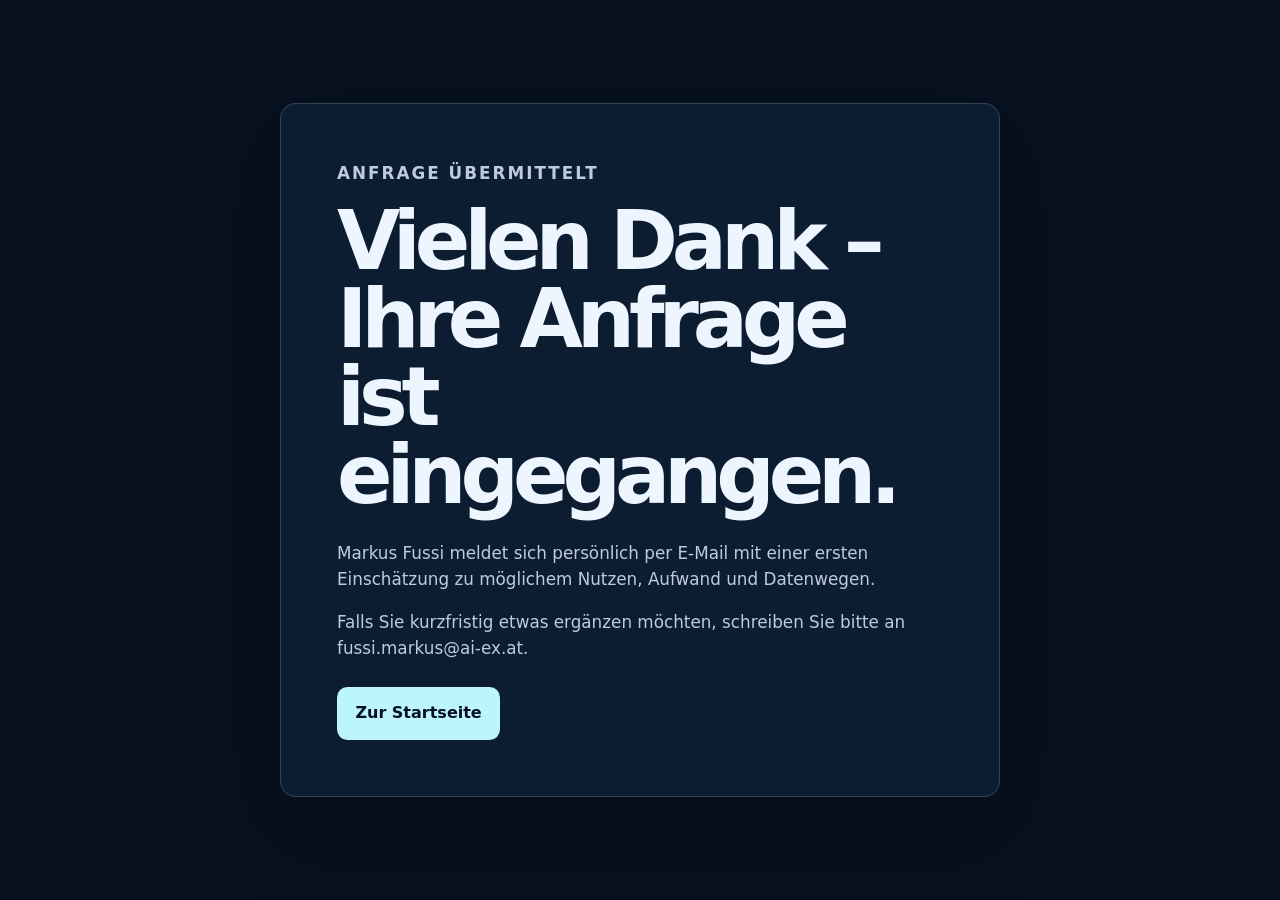
<file: danke.html>
<!doctype html>
<html lang="de-AT">
  <head>
    <meta charset="utf-8" />
    <meta name="viewport" content="width=device-width, initial-scale=1" />
    <meta name="robots" content="noindex" />
    <title>Vielen Dank | AI-ex</title>
    <link rel="icon" href="/favicon.svg" type="image/svg+xml" />
    <link rel="stylesheet" href="/site.css" />
  </head>
  <body class="thanks-page">
    <main class="thanks-card">
      <p class="eyebrow">Anfrage übermittelt</p>
      <h1>Vielen Dank – Ihre Anfrage ist eingegangen.</h1>
      <p>Markus Fussi meldet sich persönlich per E-Mail mit einer ersten Einschätzung zu möglichem Nutzen, Aufwand und Datenwegen.</p>
      <p>Falls Sie kurzfristig etwas ergänzen möchten, schreiben Sie bitte an <a href="mailto:fussi.markus@ai-ex.at">fussi.markus@ai-ex.at</a>.</p>
      <a class="button button-primary" href="/">Zur Startseite</a>
    </main>
  </body>
</html>
</file>
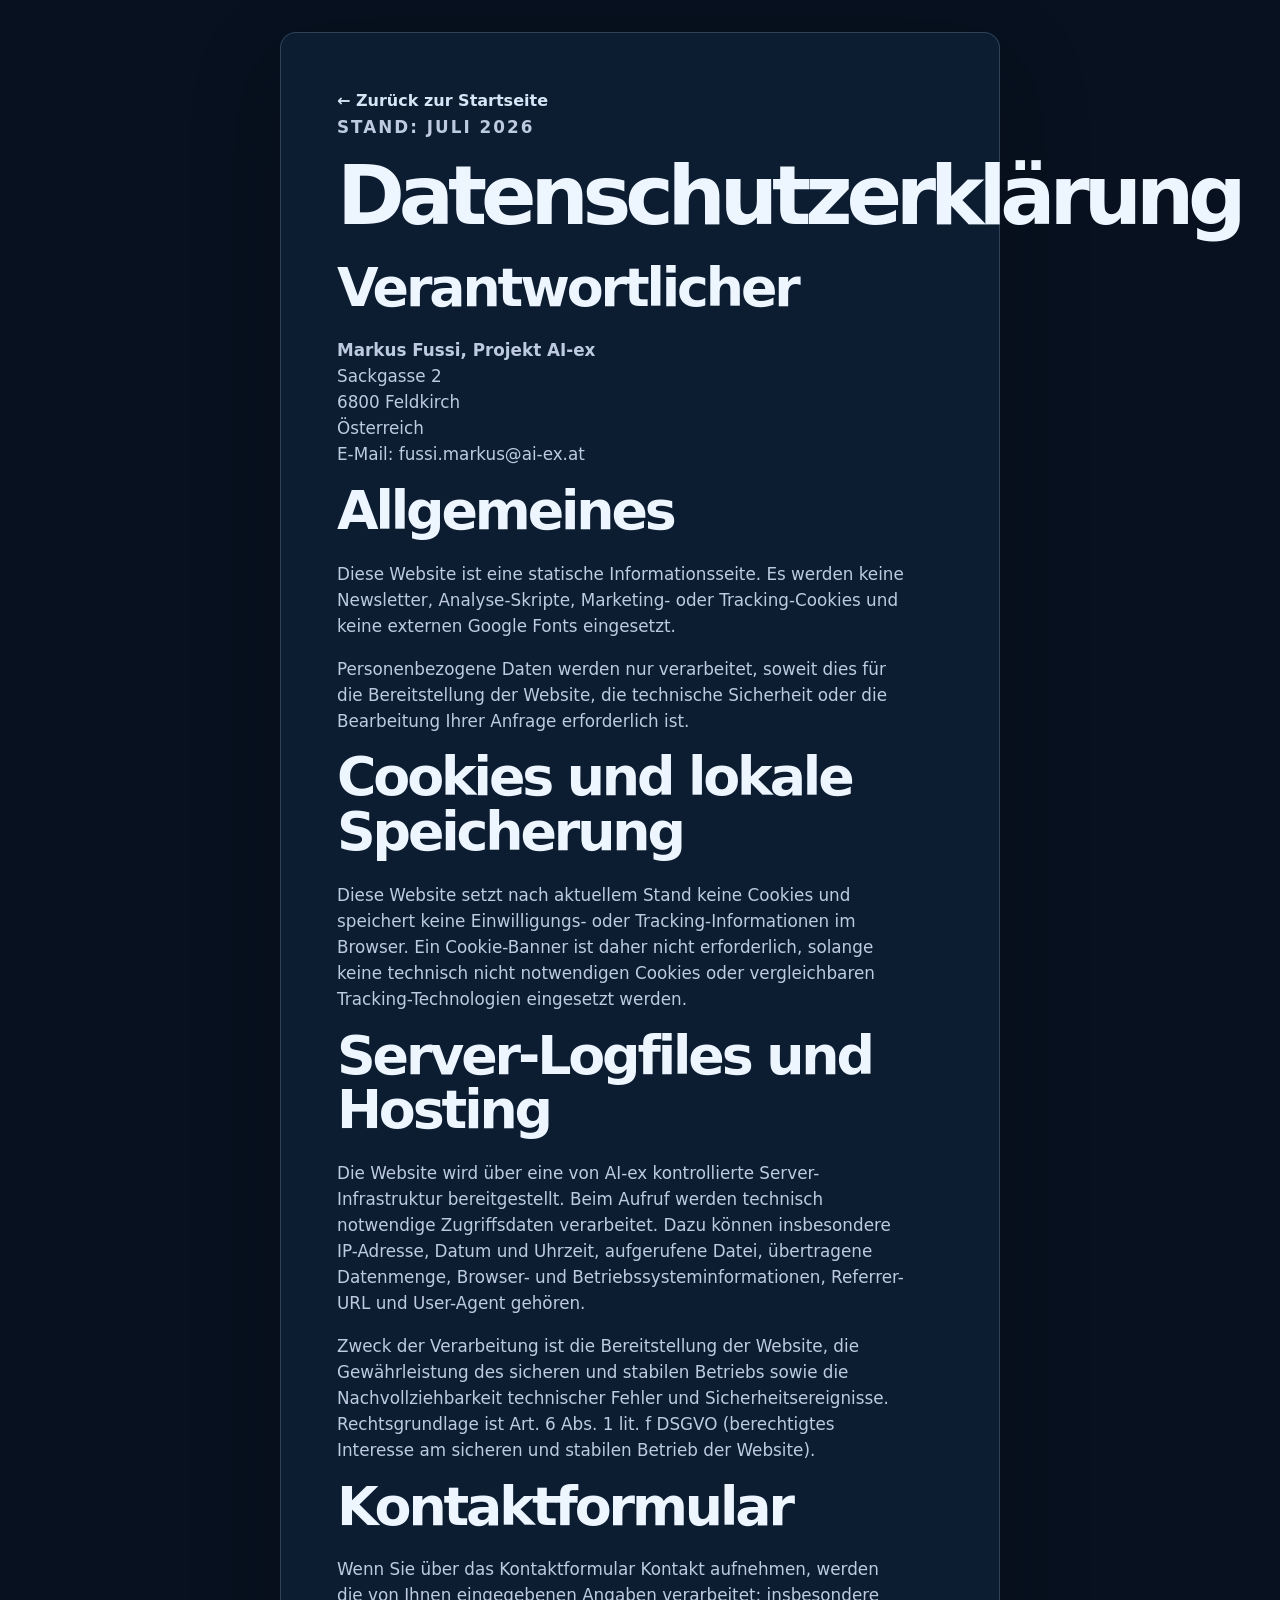
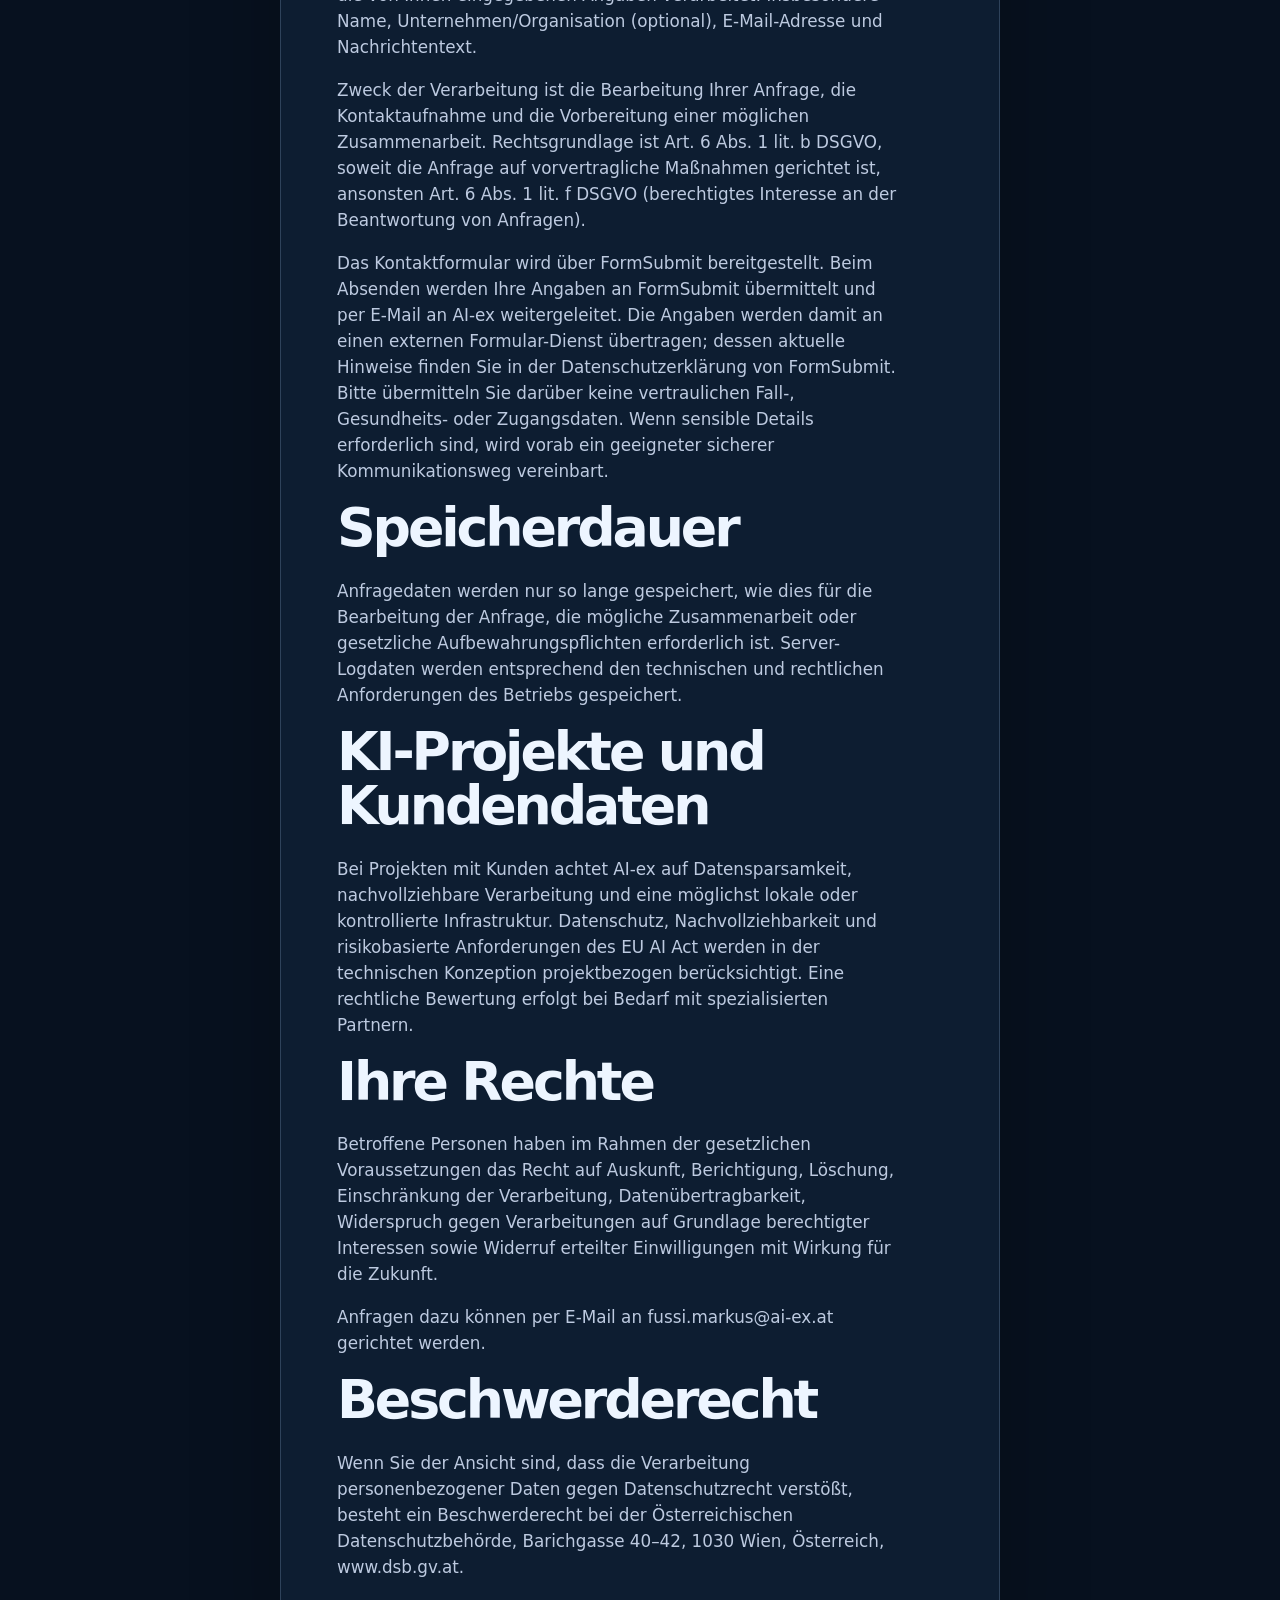
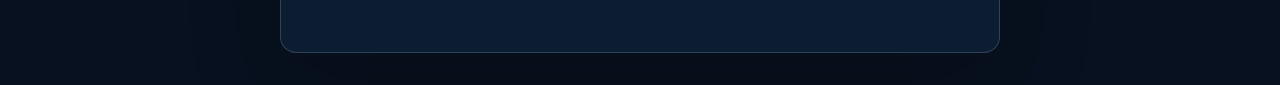
<file: datenschutz.html>
<!doctype html>
<html lang="de-AT">
  <head>
    <meta charset="utf-8" />
    <meta name="viewport" content="width=device-width, initial-scale=1" />
    <meta name="robots" content="noindex" />
    <title>Datenschutz | AI-ex</title>
    <link rel="icon" href="/favicon.svg" type="image/svg+xml" />
    <link rel="stylesheet" href="/site.css" />
  </head>
  <body class="thanks-page">
    <main class="thanks-card">
      <a class="text-link" href="/">← Zurück zur Startseite</a>
      <p class="eyebrow">Stand: Juli 2026</p>
      <h1>Datenschutzerklärung</h1>
      <h2>Verantwortlicher</h2>
      <p><strong>Markus Fussi, Projekt AI-ex</strong><br />Sackgasse 2<br />6800 Feldkirch<br />Österreich<br />E-Mail: <a href="mailto:fussi.markus@ai-ex.at">fussi.markus@ai-ex.at</a></p>
      <h2>Allgemeines</h2>
      <p>Diese Website ist eine statische Informationsseite. Es werden keine Newsletter, Analyse-Skripte, Marketing- oder Tracking-Cookies und keine externen Google Fonts eingesetzt.</p>
      <p>Personenbezogene Daten werden nur verarbeitet, soweit dies für die Bereitstellung der Website, die technische Sicherheit oder die Bearbeitung Ihrer Anfrage erforderlich ist.</p>
      <h2>Cookies und lokale Speicherung</h2>
      <p>Diese Website setzt nach aktuellem Stand keine Cookies und speichert keine Einwilligungs- oder Tracking-Informationen im Browser. Ein Cookie-Banner ist daher nicht erforderlich, solange keine technisch nicht notwendigen Cookies oder vergleichbaren Tracking-Technologien eingesetzt werden.</p>
      <h2>Server-Logfiles und Hosting</h2>
      <p>Die Website wird über eine von AI-ex kontrollierte Server-Infrastruktur bereitgestellt. Beim Aufruf werden technisch notwendige Zugriffsdaten verarbeitet. Dazu können insbesondere IP-Adresse, Datum und Uhrzeit, aufgerufene Datei, übertragene Datenmenge, Browser- und Betriebssysteminformationen, Referrer-URL und User-Agent gehören.</p>
      <p>Zweck der Verarbeitung ist die Bereitstellung der Website, die Gewährleistung des sicheren und stabilen Betriebs sowie die Nachvollziehbarkeit technischer Fehler und Sicherheitsereignisse. Rechtsgrundlage ist Art. 6 Abs. 1 lit. f DSGVO (berechtigtes Interesse am sicheren und stabilen Betrieb der Website).</p>
      <h2>Kontaktformular</h2>
      <p>Wenn Sie über das Kontaktformular Kontakt aufnehmen, werden die von Ihnen eingegebenen Angaben verarbeitet: insbesondere Name, Unternehmen/Organisation (optional), E-Mail-Adresse und Nachrichtentext.</p>
      <p>Zweck der Verarbeitung ist die Bearbeitung Ihrer Anfrage, die Kontaktaufnahme und die Vorbereitung einer möglichen Zusammenarbeit. Rechtsgrundlage ist Art. 6 Abs. 1 lit. b DSGVO, soweit die Anfrage auf vorvertragliche Maßnahmen gerichtet ist, ansonsten Art. 6 Abs. 1 lit. f DSGVO (berechtigtes Interesse an der Beantwortung von Anfragen).</p>
      <p>Das Kontaktformular wird über FormSubmit bereitgestellt. Beim Absenden werden Ihre Angaben an FormSubmit übermittelt und per E-Mail an AI-ex weitergeleitet. Die Angaben werden damit an einen externen Formular-Dienst übertragen; dessen aktuelle Hinweise finden Sie in der <a href="https://formsubmit.co/privacy" rel="noopener noreferrer">Datenschutzerklärung von FormSubmit</a>. Bitte übermitteln Sie darüber keine vertraulichen Fall-, Gesundheits- oder Zugangsdaten. Wenn sensible Details erforderlich sind, wird vorab ein geeigneter sicherer Kommunikationsweg vereinbart.</p>
      <h2>Speicherdauer</h2>
      <p>Anfragedaten werden nur so lange gespeichert, wie dies für die Bearbeitung der Anfrage, die mögliche Zusammenarbeit oder gesetzliche Aufbewahrungspflichten erforderlich ist. Server-Logdaten werden entsprechend den technischen und rechtlichen Anforderungen des Betriebs gespeichert.</p>
      <h2>KI-Projekte und Kundendaten</h2>
      <p>Bei Projekten mit Kunden achtet AI-ex auf Datensparsamkeit, nachvollziehbare Verarbeitung und eine möglichst lokale oder kontrollierte Infrastruktur. Datenschutz, Nachvollziehbarkeit und risikobasierte Anforderungen des EU AI Act werden in der technischen Konzeption projektbezogen berücksichtigt. Eine rechtliche Bewertung erfolgt bei Bedarf mit spezialisierten Partnern.</p>
      <h2>Ihre Rechte</h2>
      <p>Betroffene Personen haben im Rahmen der gesetzlichen Voraussetzungen das Recht auf Auskunft, Berichtigung, Löschung, Einschränkung der Verarbeitung, Datenübertragbarkeit, Widerspruch gegen Verarbeitungen auf Grundlage berechtigter Interessen sowie Widerruf erteilter Einwilligungen mit Wirkung für die Zukunft.</p>
      <p>Anfragen dazu können per E-Mail an <a href="mailto:fussi.markus@ai-ex.at">fussi.markus@ai-ex.at</a> gerichtet werden.</p>
      <h2>Beschwerderecht</h2>
      <p>Wenn Sie der Ansicht sind, dass die Verarbeitung personenbezogener Daten gegen Datenschutzrecht verstößt, besteht ein Beschwerderecht bei der Österreichischen Datenschutzbehörde, Barichgasse 40–42, 1030 Wien, Österreich, <a href="https://www.dsb.gv.at/" rel="noopener">www.dsb.gv.at</a>.</p>
    </main>
  </body>
</html>
</file>
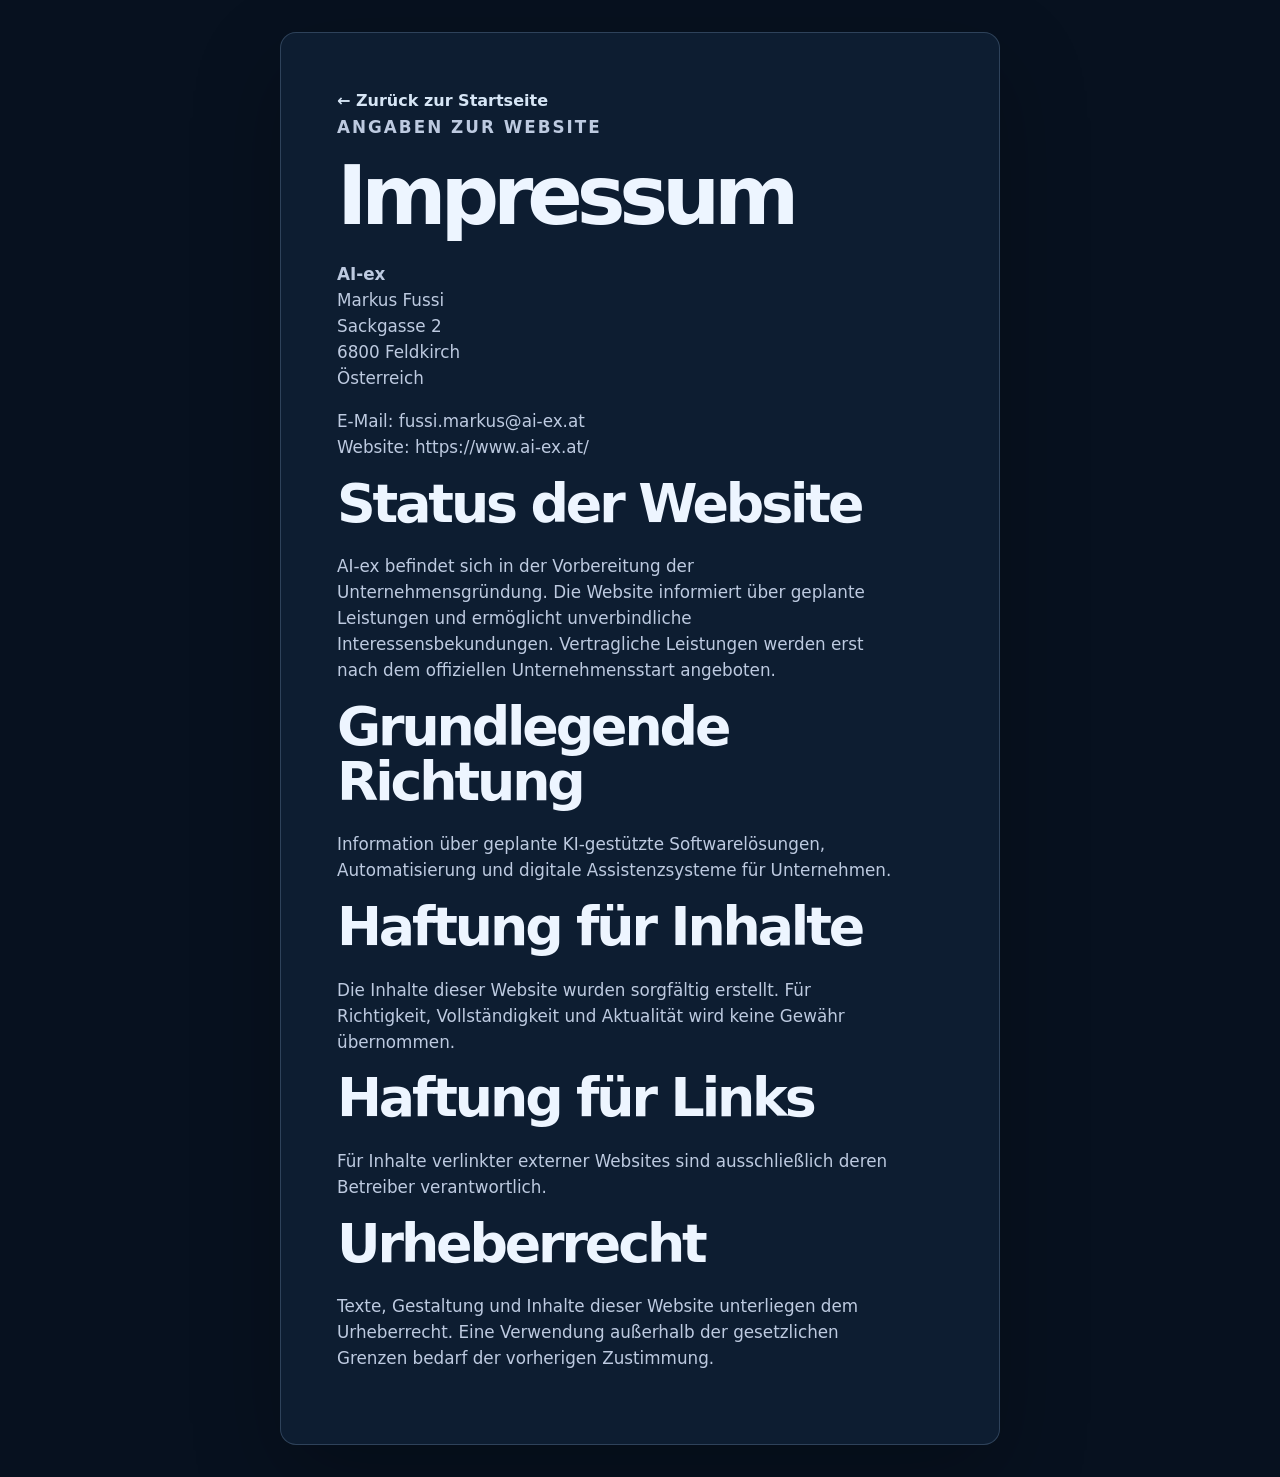
<file: impressum.html>
<!doctype html>
<html lang="de-AT">
  <head>
    <meta charset="utf-8" />
    <meta name="viewport" content="width=device-width, initial-scale=1" />
    <meta name="robots" content="noindex" />
    <title>Impressum | AI-ex</title>
    <link rel="icon" href="/favicon.svg" type="image/svg+xml" />
    <link rel="stylesheet" href="/site.css" />
  </head>
  <body class="thanks-page">
    <main class="thanks-card">
      <a class="text-link" href="/">← Zurück zur Startseite</a>
      <p class="eyebrow">Angaben zur Website</p>
      <h1>Impressum</h1>
      <p><strong>AI-ex</strong><br />Markus Fussi<br />Sackgasse 2<br />6800 Feldkirch<br />Österreich</p>
      <p>E-Mail: <a href="mailto:fussi.markus@ai-ex.at">fussi.markus@ai-ex.at</a><br />Website: <a href="https://www.ai-ex.at/">https://www.ai-ex.at/</a></p>
      <h2>Status der Website</h2>
      <p>AI-ex befindet sich in der Vorbereitung der Unternehmensgründung. Die Website informiert über geplante Leistungen und ermöglicht unverbindliche Interessensbekundungen. Vertragliche Leistungen werden erst nach dem offiziellen Unternehmensstart angeboten.</p>
      <h2>Grundlegende Richtung</h2>
      <p>Information über geplante KI-gestützte Softwarelösungen, Automatisierung und digitale Assistenzsysteme für Unternehmen.</p>
      <h2>Haftung für Inhalte</h2>
      <p>Die Inhalte dieser Website wurden sorgfältig erstellt. Für Richtigkeit, Vollständigkeit und Aktualität wird keine Gewähr übernommen.</p>
      <h2>Haftung für Links</h2>
      <p>Für Inhalte verlinkter externer Websites sind ausschließlich deren Betreiber verantwortlich.</p>
      <h2>Urheberrecht</h2>
      <p>Texte, Gestaltung und Inhalte dieser Website unterliegen dem Urheberrecht. Eine Verwendung außerhalb der gesetzlichen Grenzen bedarf der vorherigen Zustimmung.</p>
    </main>
  </body>
</html>
</file>
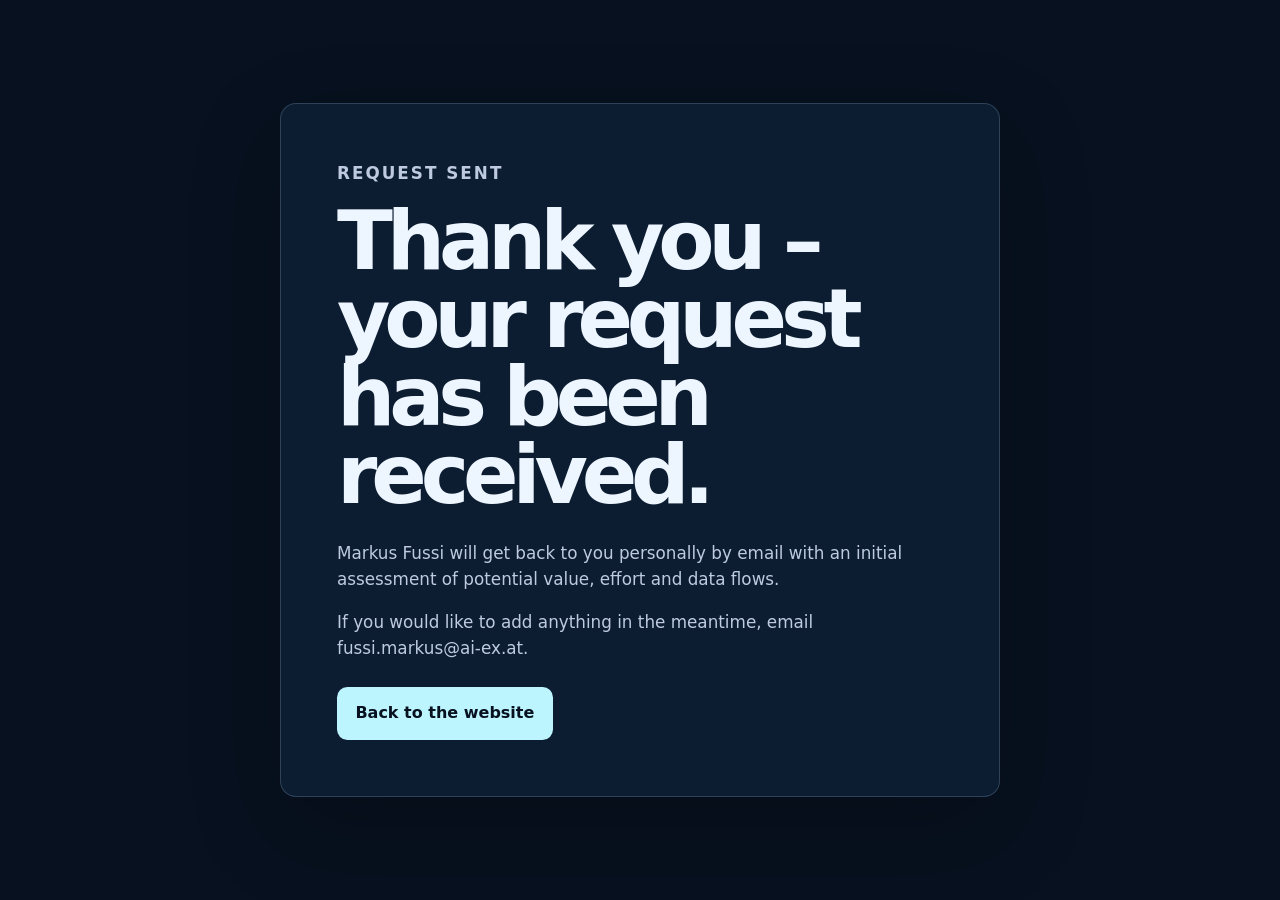
<file: en/thank-you.html>
<!doctype html>
<html lang="en">
  <head>
    <meta charset="utf-8" />
    <meta name="viewport" content="width=device-width, initial-scale=1" />
    <meta name="robots" content="noindex" />
    <title>Thank you | AI-ex</title>
    <link rel="icon" href="/favicon.svg" type="image/svg+xml" />
    <link rel="stylesheet" href="/site.css" />
  </head>
  <body class="thanks-page">
    <main class="thanks-card">
      <p class="eyebrow">Request sent</p>
      <h1>Thank you – your request has been received.</h1>
      <p>Markus Fussi will get back to you personally by email with an initial assessment of potential value, effort and data flows.</p>
      <p>If you would like to add anything in the meantime, email <a href="mailto:fussi.markus@ai-ex.at">fussi.markus@ai-ex.at</a>.</p>
      <a class="button button-primary" href="/en/">Back to the website</a>
    </main>
  </body>
</html>
</file>
<file: site.css>
:root {
  color-scheme: dark;
  font-family: Inter, ui-sans-serif, system-ui, -apple-system, BlinkMacSystemFont, "Segoe UI", sans-serif;
  color: #edf5ff;
  background: #07111f;
  font-synthesis: none;
  text-rendering: optimizeLegibility;
}

* { box-sizing: border-box; }
html { scroll-behavior: smooth; }
body { margin: 0; min-width: 320px; background: #07111f; line-height: 1.55; }
a { color: inherit; text-decoration: none; }
[id] { scroll-margin-top: 90px; }
.container { width: min(1160px, calc(100% - 40px)); margin-inline: auto; }

.skip-link { position: fixed; z-index: 100; left: 1rem; top: .75rem; padding: .65rem .9rem; transform: translateY(-200%); border-radius: .5rem; background: #c9f6ff; color: #07111f; font-weight: 800; }
.skip-link:focus { transform: translateY(0); }
.site-header { position: sticky; top: 0; z-index: 20; border-bottom: 1px solid rgba(180, 215, 255, .1); background: rgba(7, 17, 31, .88); backdrop-filter: blur(16px); }
.nav { min-height: 74px; display: flex; align-items: center; justify-content: space-between; gap: 1.5rem; }
.brand { font-size: 1.45rem; font-weight: 850; letter-spacing: -.07em; }
.brand span { color: #82e9fb; }
.nav nav { display: flex; gap: 1.4rem; color: #b9c8dd; font-size: .93rem; }
.nav nav a:hover, .site-footer a:hover, .text-link:hover { color: #82e9fb; }
.nav-actions { display: flex; align-items: center; gap: .75rem; }.language-link { color: #b9c8dd; font-size: .8rem; font-weight: 800; letter-spacing: .08em; }.language-link:hover { color: #82e9fb; }.nav-cta { border: 1px solid rgba(130, 233, 251, .55); border-radius: 999px; padding: .55rem .9rem; color: #d9faff; font-size: .9rem; font-weight: 750; }
.mobile-menu { display: none; position: relative; }.mobile-menu summary { cursor: pointer; list-style: none; color: #d9faff; font-size: .84rem; font-weight: 800; }.mobile-menu summary::-webkit-details-marker { display: none; }.mobile-menu > div { position: absolute; z-index: 30; top: calc(100% + .85rem); right: 0; display: grid; min-width: 15rem; padding: .55rem; border: 1px solid rgba(130, 233, 251, .35); border-radius: .65rem; background: #0b1a2d; box-shadow: 0 18px 45px rgba(0, 0, 0, .35); }.mobile-menu a { padding: .65rem .75rem; border-radius: .38rem; color: #d9e6f8; font-size: .92rem; }.mobile-menu a:hover { background: rgba(130, 233, 251, .1); color: #82e9fb; }

.hero { display: grid; grid-template-columns: minmax(0, 1.18fr) minmax(330px, .72fr); gap: 4rem; align-items: center; min-height: 680px; padding-block: 6.8rem 5.6rem; }
.hero-copy { max-width: 755px; }
.eyebrow { margin: 0 0 1.05rem; color: #82e9fb; font-size: .75rem; font-weight: 800; letter-spacing: .12em; text-transform: uppercase; }
h1, h2, h3, p { margin-top: 0; }
h1 { max-width: 770px; margin-bottom: 1.65rem; font-size: clamp(3.25rem, 6.4vw, 6.35rem); line-height: .95; letter-spacing: -.075em; }
h1 em { color: #a7b7ff; font-style: normal; }
h2 { max-width: 850px; margin-bottom: 1.35rem; font-size: clamp(2.1rem, 4.2vw, 4rem); line-height: 1.02; letter-spacing: -.058em; }
h3 { margin-bottom: .75rem; font-size: 1.25rem; line-height: 1.2; letter-spacing: -.03em; }
.lead, .section-intro > p, .data-copy > p, .founder-grid p, .contact-grid > div > p, .pilot-header > p { color: #bdcae0; font-size: 1.12rem; }
.lead { max-width: 690px; font-size: clamp(1.1rem, 1.65vw, 1.28rem); }.hero-result { max-width: 660px; margin: 1.15rem 0 0; color: #d7e5f7; font-size: 1rem; font-weight: 650; }
.hero-actions { display: flex; align-items: center; flex-wrap: wrap; gap: 1.4rem; margin-top: 2rem; }
.button { display: inline-flex; align-items: center; justify-content: center; gap: .65rem; border: 0; border-radius: .65rem; padding: .88rem 1.15rem; font: inherit; font-weight: 800; cursor: pointer; transition: transform .18s ease, box-shadow .18s ease; }
.button:hover { transform: translateY(-2px); box-shadow: 0 14px 36px rgba(76, 210, 235, .18); }
.button-primary { background: #bdf5ff; color: #07111f; }
.text-link { color: #d6e5f5; font-weight: 700; }
.text-link span { margin-left: .3rem; color: #82e9fb; }
.hero-notes { display: grid; gap: .55rem; margin: 2.1rem 0 0; padding: 0; color: #aebed5; font-size: .91rem; list-style: none; }
.hero-notes span { color: #82e9fb; font-size: .7rem; vertical-align: .1rem; }

.call-card { position: relative; border: 1px solid rgba(151, 199, 255, .2); border-radius: 1rem; padding: 1.45rem; overflow: hidden; background: linear-gradient(145deg, rgba(35, 70, 111, .48), rgba(12, 28, 50, .8)); box-shadow: 0 32px 90px rgba(0, 0, 0, .28); }
.call-card::before { content: ""; position: absolute; width: 340px; height: 340px; top: -220px; right: -100px; border-radius: 50%; background: rgba(130, 233, 251, .16); filter: blur(6px); }
.call-card > * { position: relative; }
.call-card-top, .call-person, .call-summary div { display: flex; justify-content: space-between; align-items: center; }
.call-card-top { color: #bdd0e9; font-size: .8rem; }
.status { display: inline-flex; align-items: center; gap: .45rem; }.status i { width: .5rem; height: .5rem; border-radius: 50%; background: #72e2ab; box-shadow: 0 0 0 .22rem rgba(114, 226, 171, .12); }
.call-person { justify-content: flex-start; gap: .8rem; margin-top: 2rem; }.call-person small { display: block; margin-top: .1rem; color: #a9bdd4; }.avatar { display: grid; width: 2.7rem; height: 2.7rem; place-items: center; border-radius: 50%; background: #bdf5ff; color: #09203a; font-weight: 900; }
.call-line { height: 1px; margin: 1.5rem 0 1.15rem; background: rgba(200, 225, 255, .16); }.call-label { margin-bottom: .75rem; color: #8edfed; font-size: .72rem; font-weight: 800; letter-spacing: .1em; text-transform: uppercase; }.call-summary { display: grid; gap: .9rem; margin: 0; }.call-summary dt { color: #91a8c4; font-size: .77rem; }.call-summary dd { margin: 0; font-size: .92rem; text-align: right; }.tag { display: inline-block; border-radius: 999px; padding: .25rem .5rem; background: rgba(130, 233, 251, .12); color: #bdf5ff; font-size: .78rem; }.call-note { margin: 1.35rem 0 0; border-left: 2px solid #6b82c3; padding-left: .7rem; color: #9fb1c8; font-size: .78rem; }

.trust-strip { border-block: 1px solid rgba(180, 215, 255, .1); background: #0a1727; }.trust-grid { display: grid; grid-template-columns: repeat(3, 1fr); }.trust-grid > div { padding: 1.45rem 1.7rem; border-left: 1px solid rgba(180, 215, 255, .1); }.trust-grid > div:last-child { border-right: 1px solid rgba(180, 215, 255, .1); }.trust-grid strong, .trust-grid span { display: block; }.trust-grid strong { margin-bottom: .28rem; font-size: .96rem; }.trust-grid span { color: #aebed5; font-size: .87rem; }
.fit-section { display: grid; grid-template-columns: .9fr 1.1fr; gap: 3.5rem; align-items: end; }.fit-grid { display: grid; grid-template-columns: repeat(3, 1fr); gap: .9rem; }.fit-grid article { min-height: 180px; padding: 1.3rem; border-top: 1px solid #6bcce2; background: #0b1a2d; }.fit-grid p { margin: 0; color: #bdcae0; font-size: .92rem; }
.section { padding-block: 6.5rem; }.section-intro { max-width: 790px; }.section-intro.compact { max-width: 690px; }
.before-after { display: grid; grid-template-columns: repeat(2, 1fr); gap: 1.25rem; margin-top: 2.5rem; }.comparison-card { min-height: 300px; padding: 1.65rem; border: 1px solid rgba(180, 215, 255, .13); border-radius: .9rem; }.comparison-card.today { background: #0a1727; }.comparison-card.future { background: linear-gradient(135deg, rgba(29, 87, 107, .55), rgba(30, 49, 89, .68)); border-color: rgba(130, 233, 251, .33); }.card-label { margin-bottom: 1.3rem; color: #91a8c4; font-size: .76rem; font-weight: 800; letter-spacing: .11em; text-transform: uppercase; }.future .card-label { color: #82e9fb; }.comparison-card ul, .capability ul { display: grid; gap: .75rem; margin: 1.2rem 0 0; padding-left: 1.1rem; color: #bdcae0; }.comparison-card li::marker { color: #7fd8ea; }
.call-example { max-width: 900px; margin-top: 1.25rem; padding: 1rem 1.15rem; border: 1px solid rgba(130, 233, 251, .25); border-radius: .75rem; background: rgba(11, 26, 45, .78); }.call-example summary { cursor: pointer; color: #dffaff; font-weight: 750; }.call-example p { margin: .9rem 0 0; color: #bdcae0; }.call-example p:last-child { margin-bottom: .1rem; }
.section-tint { background: #0a1727; }.capabilities { display: grid; gap: 2.25rem; }.capability-grid { display: grid; grid-template-columns: repeat(2, 1fr); gap: 1.25rem; }.capability { position: relative; padding: 1.65rem; border: 1px solid rgba(180, 215, 255, .14); border-radius: .9rem; background: #0d1d31; }.capability .icon { display: grid; width: 2.25rem; height: 2.25rem; place-items: center; margin-bottom: 1.15rem; border-radius: 50%; font-size: 1.4rem; font-weight: 800; }.capability.yes .icon { background: rgba(114, 226, 171, .14); color: #74e2ac; }.capability.no .icon { background: rgba(255, 173, 173, .12); color: #ffb7b7; }.capability ul { font-size: .95rem; }
.pilot-header { display: grid; grid-template-columns: 1.15fr .85fr; gap: 3rem; align-items: end; }.pilot-header > div:last-child > p { margin: 0; color: #bdcae0; font-size: 1.12rem; }.pilot-capacity { margin-top: 1rem !important; padding-left: .8rem; border-left: 2px solid #82e9fb; color: #d7e5f7 !important; font-size: .94rem !important; }.steps { display: grid; grid-template-columns: repeat(3, 1fr); gap: 1rem; margin: 2.6rem 0 0; padding: 0; list-style: none; }.steps li { padding: 1.4rem; border-top: 1px solid #6bcce2; background: #0b1a2d; }.steps span { display: block; margin-bottom: 1.6rem; color: #82e9fb; font-size: .78rem; font-weight: 800; letter-spacing: .1em; }.steps p { margin: 0; color: #bdcae0; font-size: .93rem; }
.data-section { display: grid; grid-template-columns: 1fr 1fr; gap: 4rem; align-items: start; }.data-list { display: grid; gap: .85rem; }.data-list article { display: grid; grid-template-columns: auto 1fr; gap: 1rem; padding: 1.05rem; border-bottom: 1px solid rgba(180, 215, 255, .15); }.data-list span { padding-top: .15rem; color: #82e9fb; font-size: .78rem; font-weight: 800; }.data-list h3 { margin-bottom: .35rem; font-size: 1.05rem; }.data-list p { margin: 0; color: #bdcae0; font-size: .92rem; }
.founder-section { background: linear-gradient(125deg, #17274a, #0a1727 62%); }.founder-grid { display: grid; grid-template-columns: .65fr 1.35fr; gap: 4rem; align-items: center; }.founder-mark { min-height: 220px; display: flex; align-items: center; justify-content: center; border: 1px solid rgba(180, 215, 255, .18); background: rgba(7, 17, 31, .3); font-size: clamp(3.8rem, 8vw, 6.5rem); font-weight: 900; letter-spacing: -.1em; }.founder-mark span { color: #82e9fb; }.founder-mark b { font-weight: 900; }
.faq-list { display: grid; gap: .65rem; margin-top: 2rem; }.faq-list details { border-bottom: 1px solid rgba(180, 215, 255, .17); padding: 0 0 .75rem; }.faq-list summary { cursor: pointer; padding: .75rem 1.8rem .75rem 0; font-weight: 720; list-style: none; }.faq-list summary::-webkit-details-marker { display: none; }.faq-list summary::after { content: "+"; float: right; color: #82e9fb; font-size: 1.35rem; line-height: 1; }.faq-list details[open] summary::after { content: "−"; }.faq-list details p { max-width: 760px; margin: 0 0 .8rem; color: #bdcae0; }
.contact-section { padding-block: 6rem; background: #c5f6ff; color: #07111f; }.contact-grid { display: grid; grid-template-columns: .85fr 1.15fr; gap: 5rem; }.contact-grid .eyebrow { color: #245a72; }.contact-grid h2 { max-width: 560px; }.contact-grid > div > p { color: #2d4f63; }.contact-detail { margin-top: 1.7rem !important; font-size: .97rem !important; font-weight: 650; }.contact-detail a { color: #0d5069; text-decoration: underline; text-underline-offset: .2rem; }.contact-form { display: grid; gap: .9rem; }.contact-form label { display: grid; gap: .38rem; color: #13364a; font-size: .87rem; font-weight: 780; }.contact-form small { color: #437084; font-size: .78rem; font-weight: 600; }.contact-form input, .contact-form textarea { width: 100%; border: 1px solid rgba(14, 72, 94, .28); border-radius: .38rem; padding: .75rem .82rem; background: rgba(255, 255, 255, .6); color: #07111f; font: inherit; }.contact-form textarea { resize: vertical; }.contact-form input:focus, .contact-form textarea:focus { outline: 3px solid rgba(12, 108, 137, .28); border-color: #0d607c; }.contact-form .button { justify-self: start; background: #0b2d40; color: #e9fcff; }.honey { position: absolute; left: -9999px; }.form-note { margin: .15rem 0 0; color: #386278; font-size: .78rem; }.form-note a { text-decoration: underline; font-weight: 700; }
.form-reassurance { margin-top: .25rem !important; padding: .8rem .9rem; border-left: 3px solid #0d607c; background: rgba(255, 255, 255, .34); color: #18465c !important; font-size: .91rem !important; }
.site-footer { padding-block: 1.45rem; color: #9eb0c8; font-size: .83rem; }.site-footer > div { display: flex; justify-content: space-between; gap: 1rem; }.site-footer > div > div { display: flex; gap: 1.1rem; }
.thanks-page { display: grid; min-height: 100vh; place-items: center; padding: 2rem; }.thanks-card { width: min(100%, 720px); padding: clamp(1.8rem, 5vw, 3.5rem); border: 1px solid rgba(180, 215, 255, .2); border-radius: 1rem; background: #0d1d31; box-shadow: 0 32px 90px rgba(0, 0, 0, .24); }.thanks-card p { max-width: 570px; color: #bdcae0; font-size: 1.05rem; }.thanks-card .button { margin-top: .6rem; }

:focus-visible { outline: 3px solid #82e9fb; outline-offset: 4px; }
@media (max-width: 860px) { .nav nav { display: none; }.mobile-menu { display: block; }.hero, .data-section, .contact-grid, .founder-grid, .pilot-header, .fit-section { grid-template-columns: 1fr; }.hero { min-height: auto; gap: 2.5rem; padding-block: 4.7rem; }.call-card { max-width: 520px; }.trust-grid, .steps { grid-template-columns: 1fr; }.trust-grid > div, .trust-grid > div:last-child { border-inline: 0; border-bottom: 1px solid rgba(180, 215, 255, .1); }.trust-grid > div:last-child { border-bottom: 0; }.pilot-header { gap: .4rem; }.contact-grid { gap: 2.5rem; }.founder-grid { gap: 2rem; }.founder-mark { min-height: 145px; }.section { padding-block: 4.5rem; } }
@media (max-width: 620px) { .container { width: min(100% - 28px, 1160px); }.nav { min-height: 64px; gap: .75rem; }.nav-actions { gap: .45rem; }.nav-cta { display: none; } h1 { font-size: clamp(2.75rem, 15vw, 4.15rem); }.before-after, .capability-grid, .fit-grid { grid-template-columns: 1fr; }.hero-actions { align-items: flex-start; flex-direction: column; gap: 1rem; }.button { width: 100%; }.site-footer > div { flex-direction: column; }.section { padding-block: 3.8rem; }.contact-section { padding-block: 4rem; } }
@media (prefers-reduced-motion: reduce) { *, *::before, *::after { scroll-behavior: auto !important; transition-duration: .01ms !important; animation-duration: .01ms !important; } }
</file>
